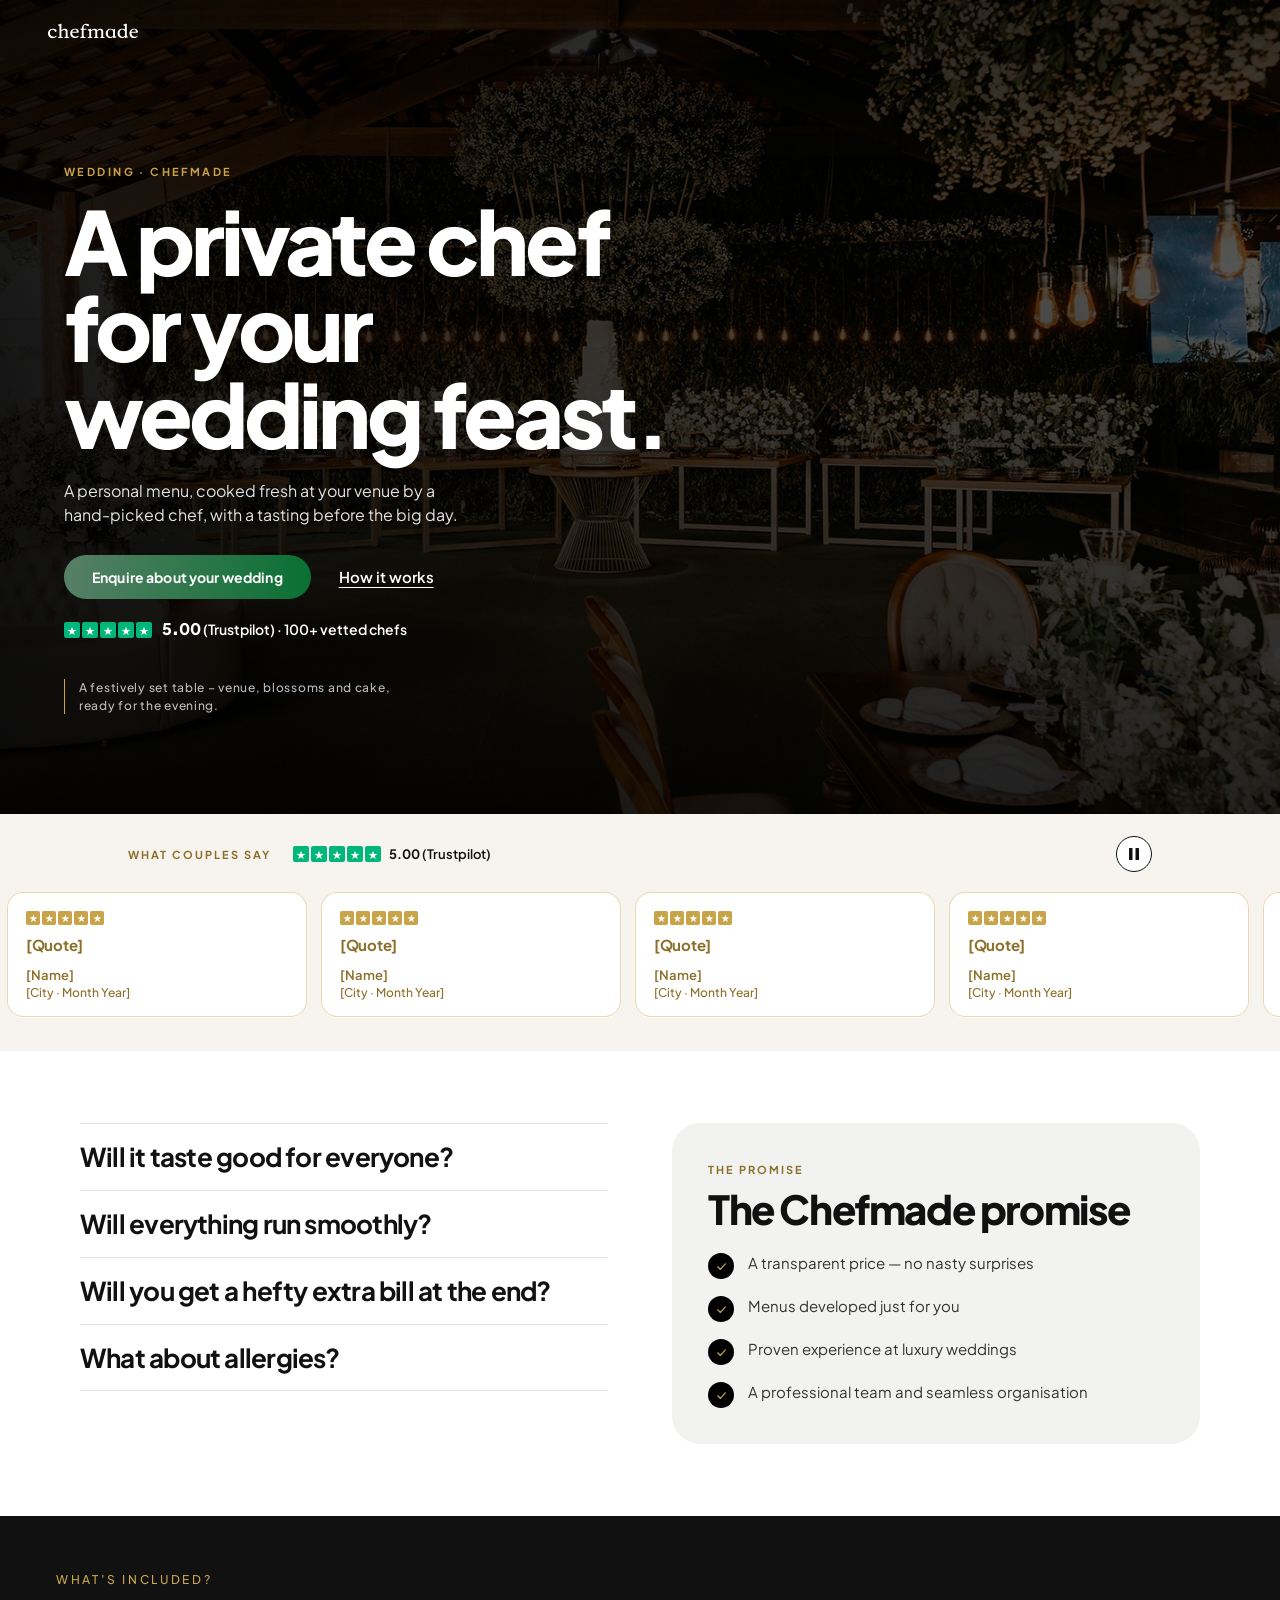
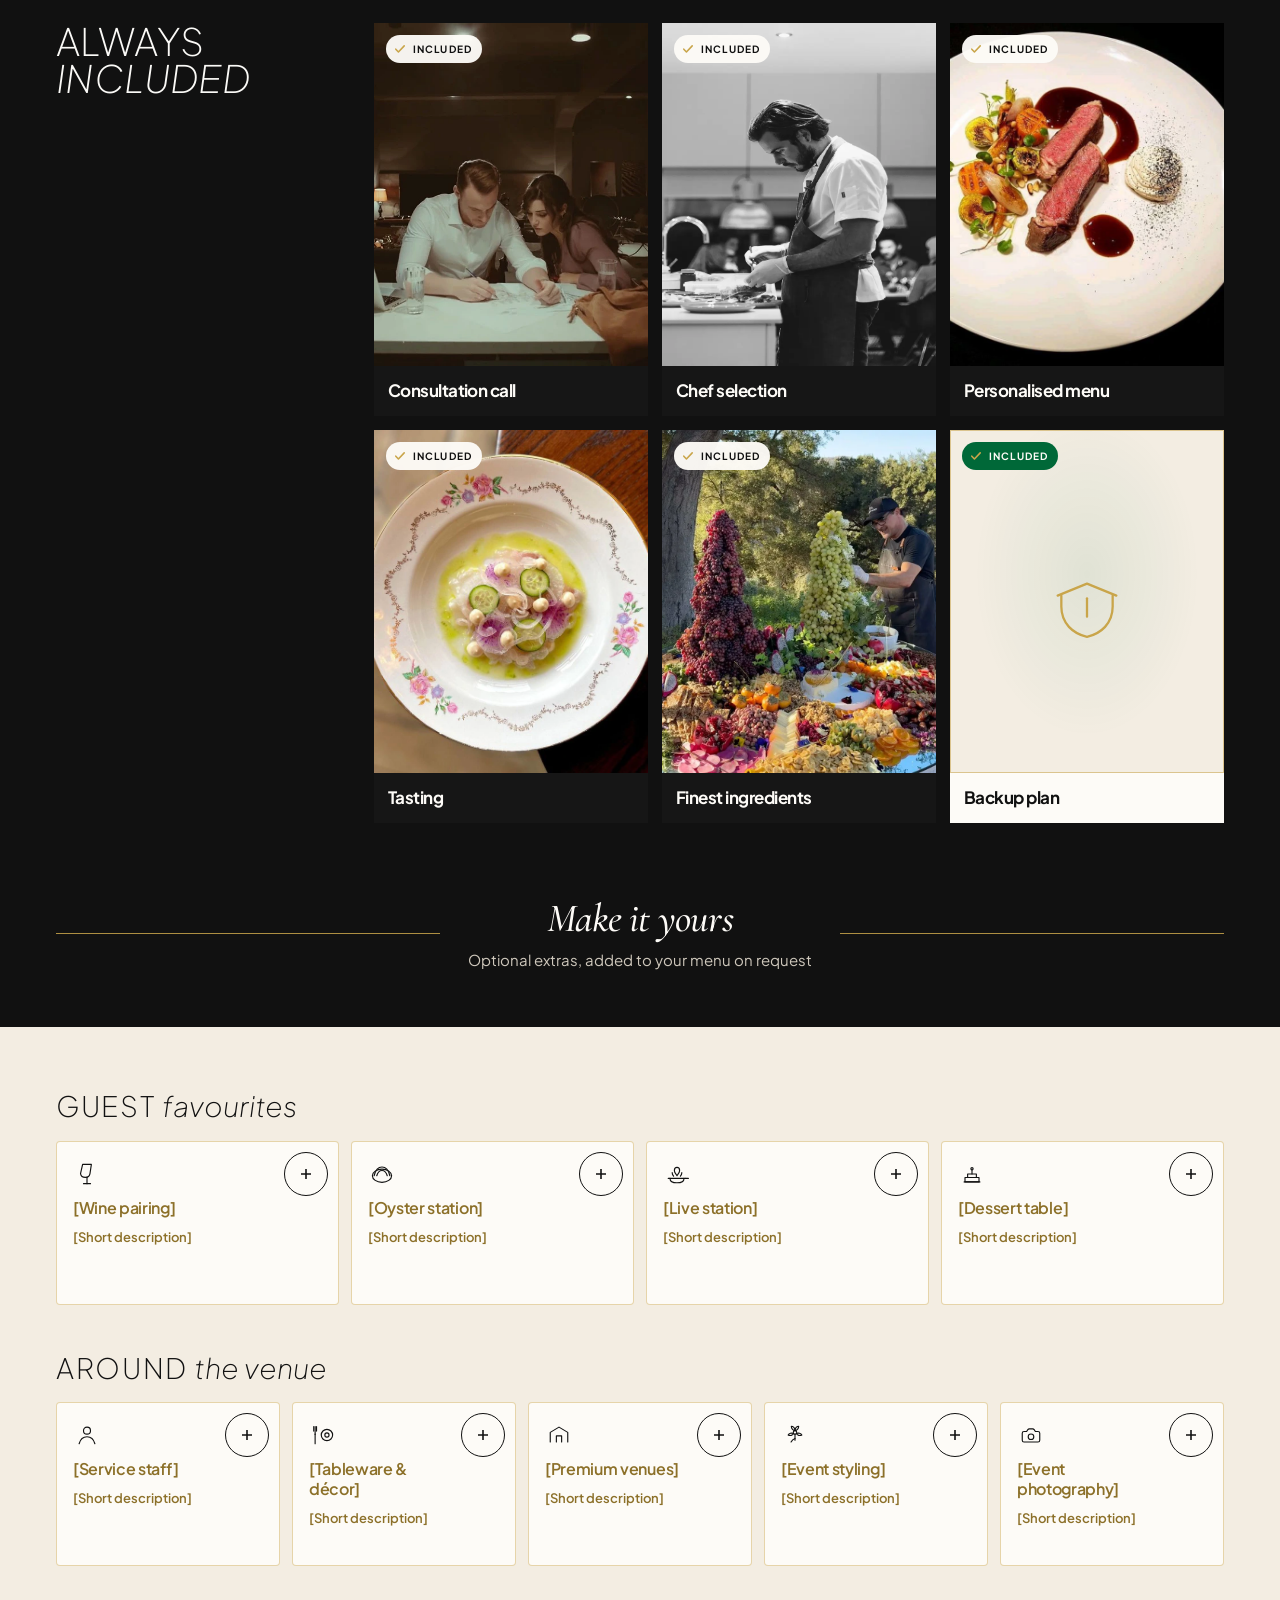
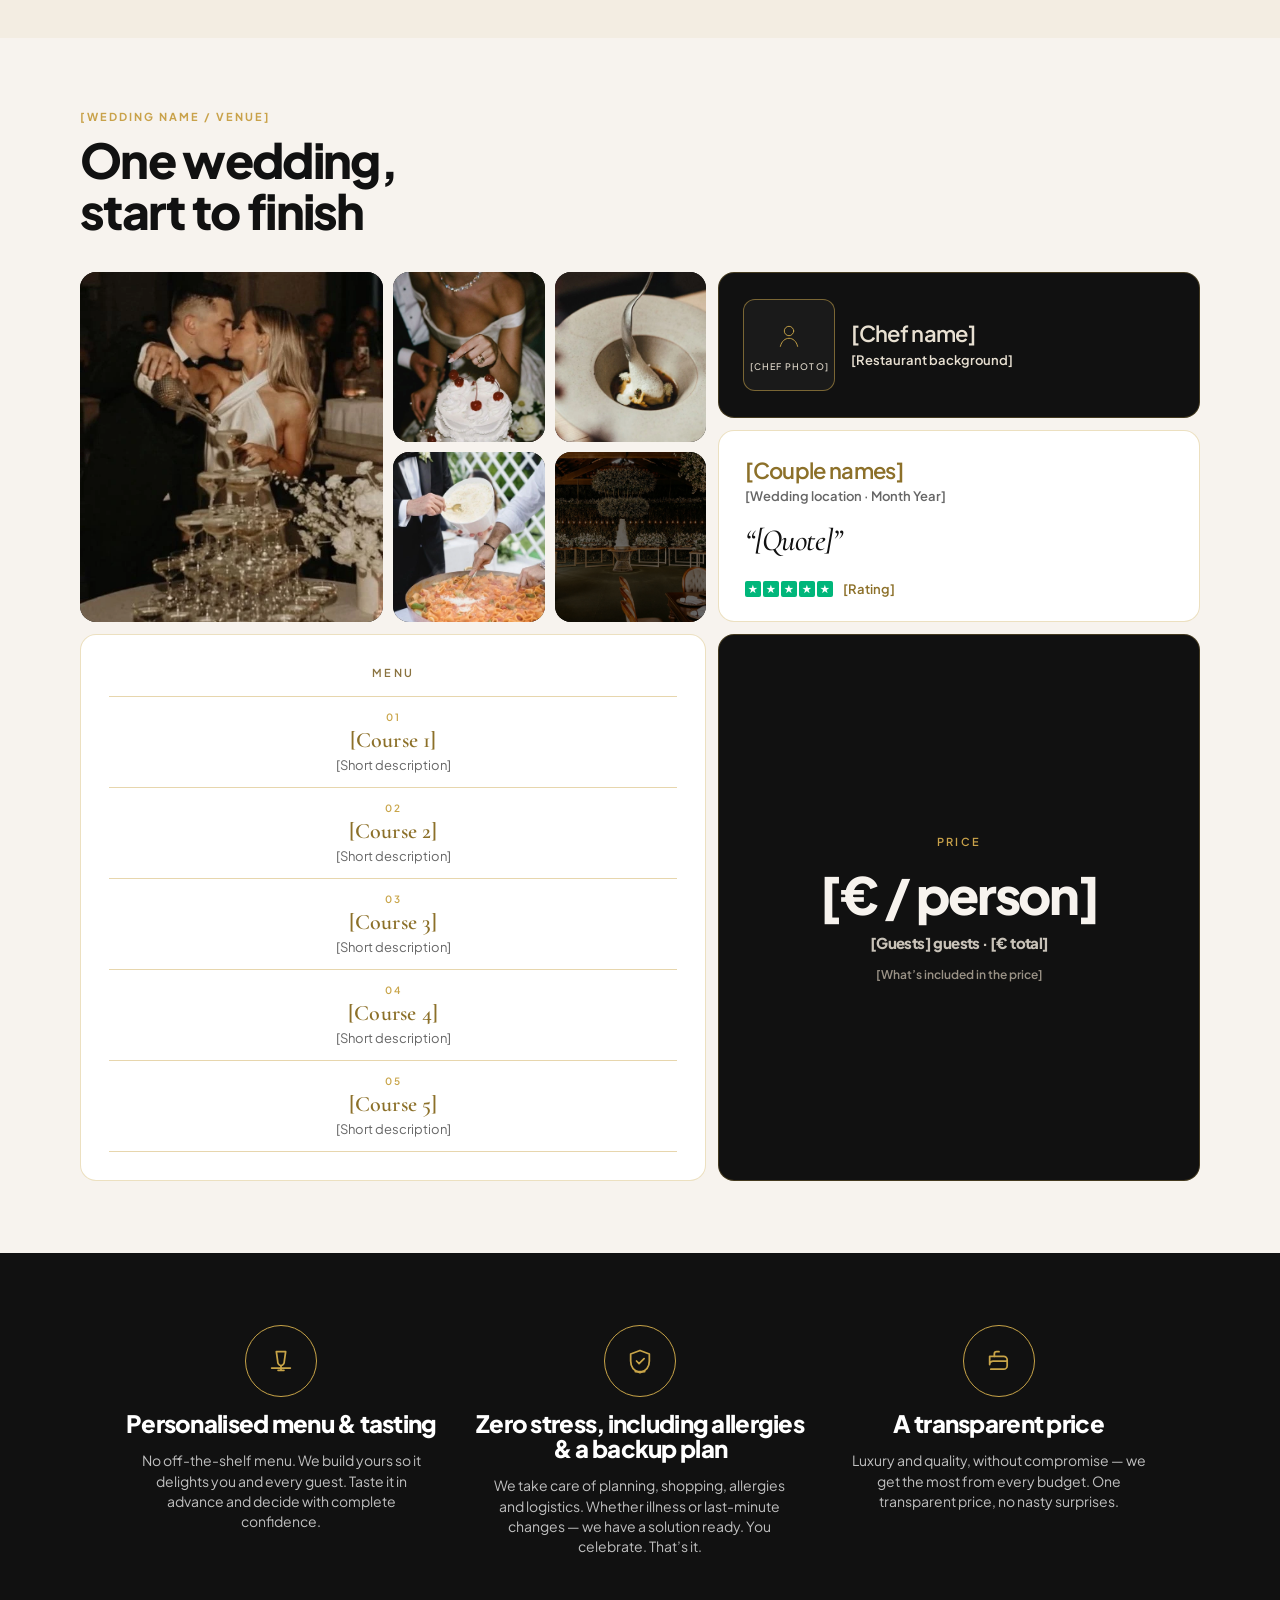
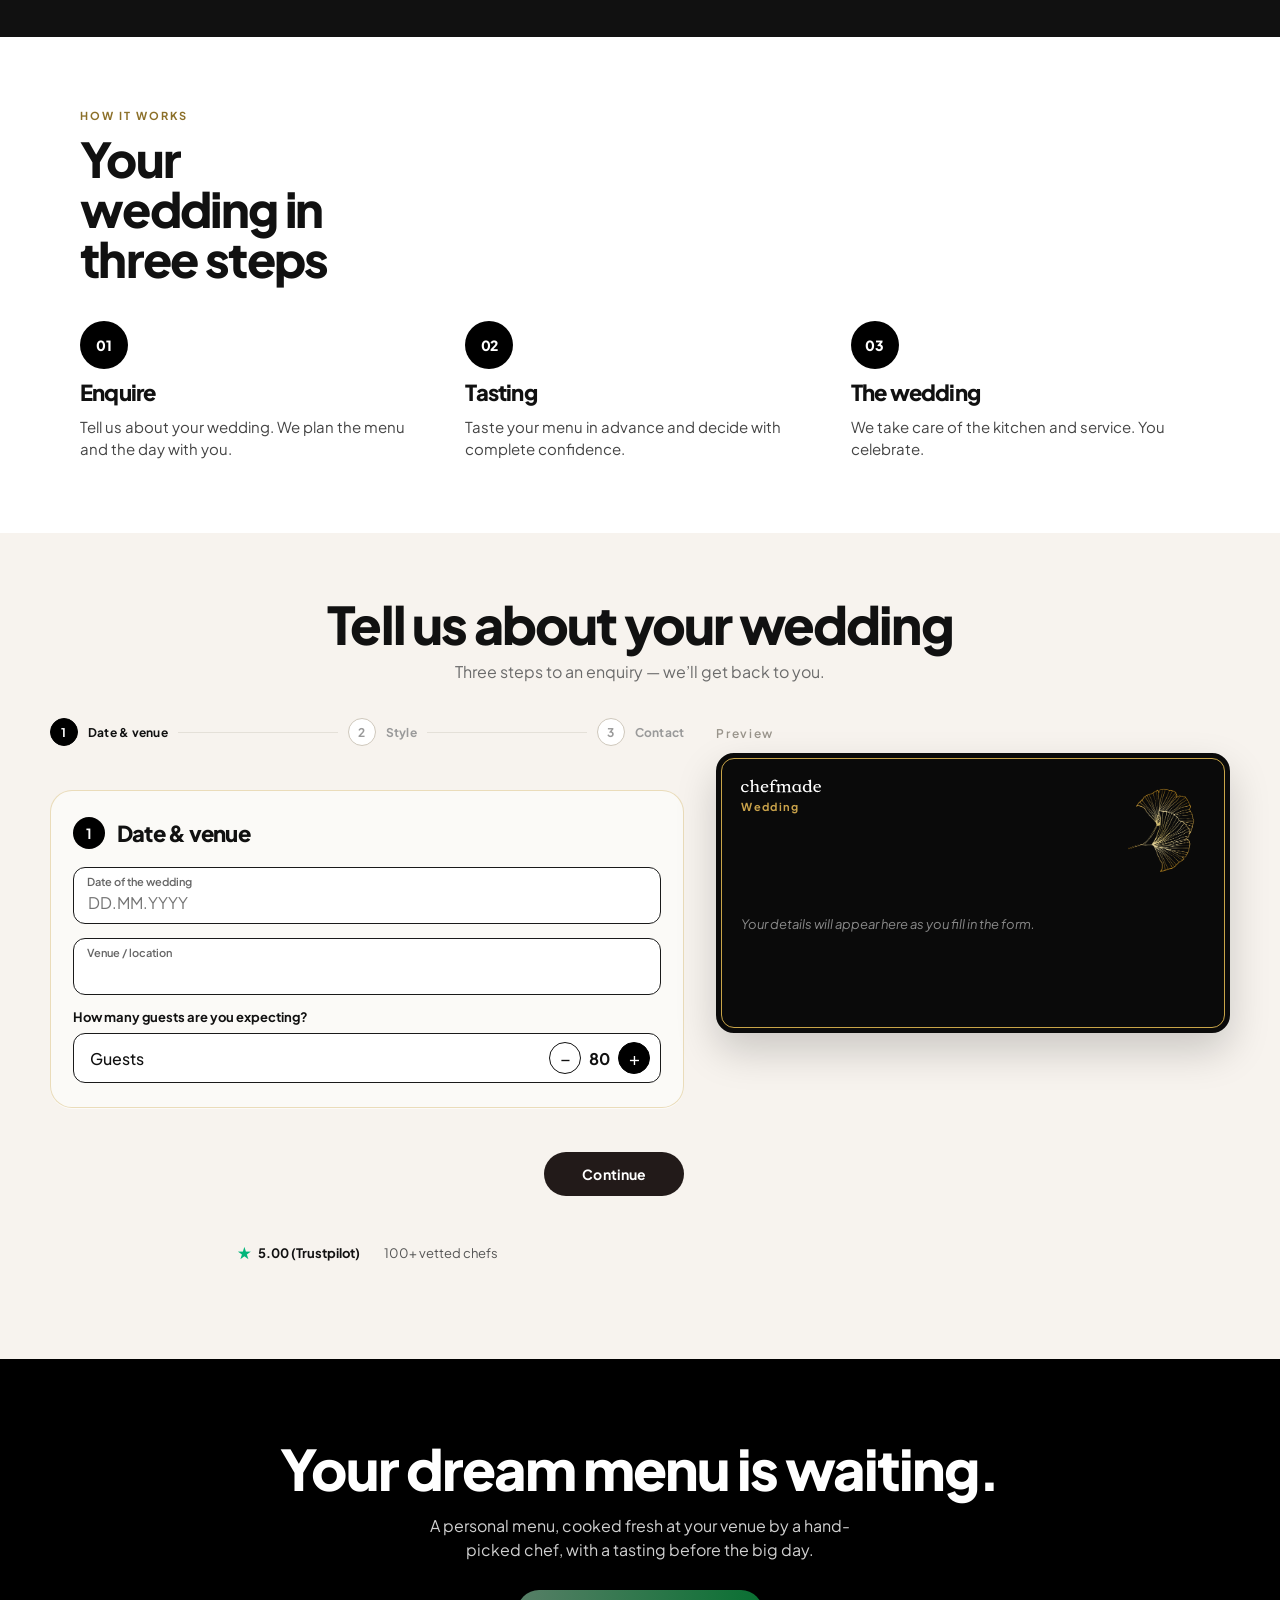
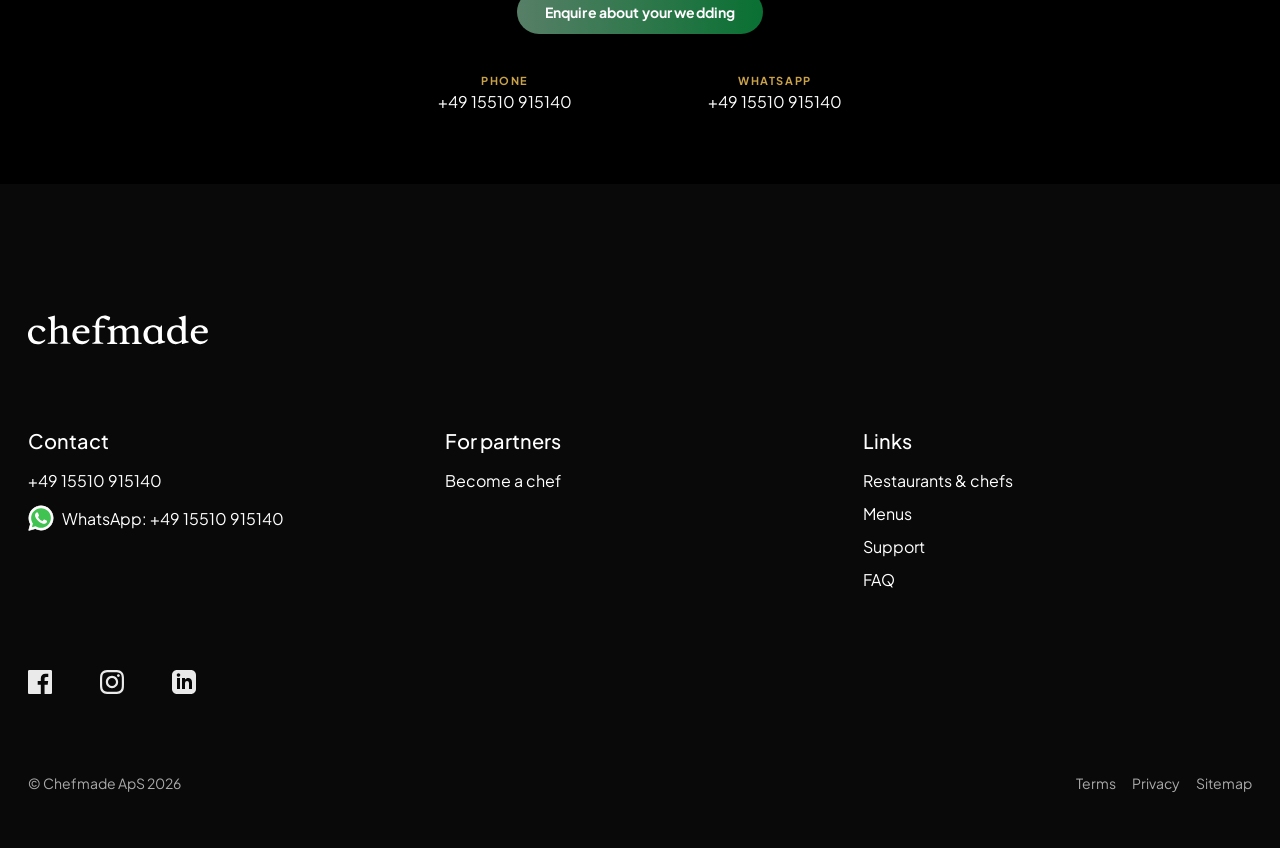
<file: index.html>
<!DOCTYPE html>
<html lang="en">
<head>
<!--
  Planned live URL: https://hochzeit.chefmade.de/
  TODO (engineering / CTO): 301-redirect https://chefmade.de/wedding → https://hochzeit.chefmade.de/
  Launch-ready static copy. Do not deploy from this folder without a review.

  Placeholder blocks are hidden behind window.FEATURES (see the inline
  head script and js/app.js). Flip a flag to true to reveal a block once
  real copy exists. English is the default language. Previous German copy
  is kept in js/app.js (I18N.de) and in the comment below. DE and DA in
  the language toggle are placeholders (hidden via FEATURES.langtoggle).

  DE (previous):
  Title: Die Hochzeit, von der alle reden werden.
  Lede: Personalisierte Menüs, makelloser Service und absolute Sorgenfreiheit – maßgeschneidert nur für euch.
  CTA: Hochzeit anfragen / So funktioniert’s
  Trust: 5,00 (Trustpilot) · 100+ geprüfte Köche
  Tiles: Individuelles Menü & Tasting / Null Stress inkl. Allergien & Notfall-Absicherung / Transparenter Preis
  Problem / Versprechen / Immer inklusive (Beratungsgespräch, Kochauswahl, Personalisiertes Menü, Tasting, Beste Zutaten, Notfall-Absicherung)
  Form: Datum & Ort / Stil & Menü-Wünsche / Kontakt / Weiter / Zurück
-->
  <meta charset="utf-8">
  
  <meta name="robots" content="noindex,nofollow">
  <meta name="viewport" content="width=device-width, initial-scale=1">
  <title>A private chef for your wedding feast | Chefmade</title>
  <meta name="description" content="A personal menu, cooked fresh at your venue by a hand-picked chef, with a tasting before the big day. 5.00 (Trustpilot) · 100+ vetted chefs.">
  <link rel="canonical" href="https://hochzeit.chefmade.de/">
  <meta property="og:type" content="website">
  <meta property="og:locale" content="en_GB">
  <meta property="og:url" content="https://hochzeit.chefmade.de/">
  <meta property="og:title" content="A private chef for your wedding feast | Chefmade">
  <meta property="og:description" content="A personal menu, cooked fresh at your venue by a hand-picked chef, with a tasting before the big day. 5.00 (Trustpilot) · 100+ vetted chefs.">
  <meta property="og:image" content="https://hochzeit.chefmade.de/assets/img/wedding-plan.webp">
  <meta name="twitter:card" content="summary_large_image">
  <meta name="twitter:title" content="A private chef for your wedding feast | Chefmade">
  <meta name="twitter:description" content="A personal menu, cooked fresh at your venue by a hand-picked chef, with a tasting before the big day.">
  <meta name="twitter:image" content="https://hochzeit.chefmade.de/assets/img/wedding-plan.webp">
  <link rel="icon" type="image/png" sizes="32x32" href="assets/img/favicon-32x32.png">
  <link rel="apple-touch-icon" href="assets/img/apple-touch-icon.png">
  <link rel="preconnect" href="https://fonts.googleapis.com">
  <link rel="preconnect" href="https://fonts.gstatic.com" crossorigin>
  <link href="https://fonts.googleapis.com/css2?family=Plus+Jakarta+Sans:ital,wght@0,200;0,300;0,400;0,500;0,600;0,700;0,800;1,200;1,300;1,400&family=Cormorant+Garamond:ital,wght@0,500;0,600;1,500;1,600&display=swap" rel="stylesheet">
  <link rel="stylesheet" href="css/style.css">
  <link rel="stylesheet" href="css/inklusive-c.css">
  <script>
    // Source of truth for optional blocks. js/app.js reads the same object.
    // Set a flag to true to reveal the matching [data-feature] block(s)
    // once real copy is ready. Most defaults are off so placeholders never show.
    // FEATURES.addonrows is on for staging only; replace the bracketed titles
    // or set the flag back to false before a public launch.
    window.FEATURES = {
      reviews: true,
      pricing: false,
      casestudy: true,
      faq: false,
      addons: false,
      addonrows: true,
      email: false,
      langtoggle: false,
      stagingPlaceholders: true
    };
    (function () {
      try {
        var q = new URLSearchParams(location.search);
        /* ?hostname=hochzeit.chefmade.de is a staging/test hook only.
           It can force the live guard on; it cannot turn the guard off
           on the real hostname. */
        var live = location.hostname === "hochzeit.chefmade.de"
          || q.get("hostname") === "hochzeit.chefmade.de";
        if (live) window.FEATURES.stagingPlaceholders = false;
        if (live || !window.FEATURES.stagingPlaceholders) {
          document.documentElement.classList.add("hide-placeholders");
        }
        var shot = q.get("shot");
        if (shot !== null) document.documentElement.classList.add("shot");
        if (shot === "form") document.documentElement.classList.add("shot-form");
        if (shot === "inkl") document.documentElement.classList.add("shot-inkl");
        if (shot === "reviews") document.documentElement.classList.add("shot-reviews");
        if (shot === "top") document.documentElement.classList.add("shot-top", "shot-reviews");
        if (shot === "full") document.documentElement.classList.add("shot-full");
        if (shot === "case") {
          document.documentElement.classList.add("shot-case", "feat-casestudy");
          window.FEATURES.casestudy = true;
        }
        if (shot === "problem") document.documentElement.classList.add("shot-problem", "shot-reviews");
      } catch (e) {}
    })();
  </script>
  <style>
    /* Beat utility display rules so flagged blocks never flash. */
    [data-feature][hidden],
    [data-placeholder][hidden] { display: none !important; }
    /* Live-hostname / stagingPlaceholders guard: never show bracketed
       placeholder blocks on hochzeit.chefmade.de, even if flags are left on. */
    html.hide-placeholders [data-placeholder] { display: none !important; }
    html.hide-placeholders .reviews-strip:not(:has(.review-card:not([data-placeholder]))) {
      display: none !important;
    }
    /* Placeholder-only case study: hide the whole #einblicke section so
       live visitors never see an empty cream band or a leftover mosaic. */
    html.hide-placeholders #einblicke:not(:has(.story-card:not([data-placeholder]))) {
      display: none !important;
    }
  </style>

</head>
<body class="variant-c">
  <header class="site-header">
    <div class="header-left">
      <a class="logo" href="https://chefmade.de" target="_blank" rel="noopener noreferrer" aria-label="Chefmade">
        <img src="assets/img/logo_white.svg" alt="chefmade">
      </a>
    </div>
    <nav class="lang-switch" data-feature="langtoggle" hidden aria-label="Language">
      <!-- TODO: DE and DA are placeholders only. Do not wire a real translation until copy is signed off. Previous German strings live in js/app.js (I18N.de) and in the HTML comment in <head>. -->
      <a href="#" data-lang="en" class="is-active" aria-current="true">EN</a>
      <span class="lang-sep" aria-hidden="true">|</span>
      <a href="#" data-lang="de" aria-disabled="true" tabindex="-1" title="Coming soon">DE</a>
      <span class="lang-sep" aria-hidden="true">|</span>
      <a href="#" data-lang="da" aria-disabled="true" tabindex="-1" title="Coming soon">DA</a>
    </nav>
  </header>

  <div class="hero-stack">
  <section class="hero-c" id="top">
    <div class="hero-bg">
      <img src="assets/img/wedding-plan.webp" alt="A festively decorated wedding venue with a cake and hanging blossoms">
    </div>
    <div class="hero-copy">
      <div class="magazine-kicker">Wedding · Chefmade</div>
      <!-- Headline alternatives (not shown):
           'Your wedding menu, cooked by a private chef.'
           'The wedding dinner your guests will still talk about.' -->
      <h1>A private chef<br>for your<br>wedding feast.</h1>
      <p class="lede">A personal menu, cooked fresh at your venue by a hand-picked chef, with a tasting before the big day.</p>
      <div class="hero-cta">
        <a class="btn btn-green" href="#anfrage">Enquire about your wedding</a>
        <a class="hero-how" href="#how-it-works">How it works</a>
      </div>
      <a class="hero-tp" href="https://www.trustpilot.com/review/www.chefmade.dk" target="_blank" rel="noopener noreferrer">
        <span class="tp-stars" aria-hidden="true"><span></span><span></span><span></span><span></span><span></span></span>
        <span><strong>5<span class="rating-comma">.</span>00</strong> (Trustpilot) · 100+ vetted&nbsp;chefs</span>
      </a>
      <p class="magazine-caption">A festively set table – venue, blossoms and cake, ready for the evening.</p>
    </div>
  </section>

  <section class="reviews-strip" data-feature="reviews" data-placeholder hidden aria-label="Reviews from couples">
    <div class="reviews-strip-inner">
      <div class="reviews-strip-head">
        <div class="reviews-head-main">
          <p class="reviews-kicker">What couples say</p>
          <a class="reviews-trust" href="https://www.trustpilot.com/review/www.chefmade.dk" target="_blank" rel="noopener noreferrer">
            <span class="tp-stars" aria-hidden="true"><span></span><span></span><span></span><span></span><span></span></span>
            <span><strong>5<span class="rating-comma">.</span>00</strong> (Trustpilot)</span>
          </a>
        </div>
        <button type="button" class="reviews-toggle" aria-label="Pause reviews" aria-pressed="false">
          <svg class="icon-pause" width="16" height="16" viewBox="0 0 16 16" aria-hidden="true" focusable="false"><rect x="3" y="2" width="3.5" height="12" rx="0.6"/><rect x="9.5" y="2" width="3.5" height="12" rx="0.6"/></svg>
          <svg class="icon-play" width="16" height="16" viewBox="0 0 16 16" aria-hidden="true" focusable="false"><path d="M4.5 2.4v11.2L13.2 8 4.5 2.4z"/></svg>
        </button>
      </div>
      <div class="reviews-viewport">
        <div class="reviews-track">
          <div class="reviews-set">
                        <figure class="review-card" data-placeholder tabindex="0">
              <div class="review-card-stars" aria-hidden="true"><span></span><span></span><span></span><span></span><span></span></div>
              <blockquote><p class="ph">[Quote]</p></blockquote>
              <figcaption>
                <span class="ph">[Name]</span>
                <span class="review-card-meta ph">[City · Month Year]</span>
              </figcaption>
            </figure>
            <figure class="review-card" data-placeholder tabindex="0">
              <div class="review-card-stars" aria-hidden="true"><span></span><span></span><span></span><span></span><span></span></div>
              <blockquote><p class="ph">[Quote]</p></blockquote>
              <figcaption>
                <span class="ph">[Name]</span>
                <span class="review-card-meta ph">[City · Month Year]</span>
              </figcaption>
            </figure>
            <figure class="review-card" data-placeholder tabindex="0">
              <div class="review-card-stars" aria-hidden="true"><span></span><span></span><span></span><span></span><span></span></div>
              <blockquote><p class="ph">[Quote]</p></blockquote>
              <figcaption>
                <span class="ph">[Name]</span>
                <span class="review-card-meta ph">[City · Month Year]</span>
              </figcaption>
            </figure>
            <figure class="review-card" data-placeholder tabindex="0">
              <div class="review-card-stars" aria-hidden="true"><span></span><span></span><span></span><span></span><span></span></div>
              <blockquote><p class="ph">[Quote]</p></blockquote>
              <figcaption>
                <span class="ph">[Name]</span>
                <span class="review-card-meta ph">[City · Month Year]</span>
              </figcaption>
            </figure>
            <figure class="review-card" data-placeholder tabindex="0">
              <div class="review-card-stars" aria-hidden="true"><span></span><span></span><span></span><span></span><span></span></div>
              <blockquote><p class="ph">[Quote]</p></blockquote>
              <figcaption>
                <span class="ph">[Name]</span>
                <span class="review-card-meta ph">[City · Month Year]</span>
              </figcaption>
            </figure>
            <figure class="review-card" data-placeholder tabindex="0">
              <div class="review-card-stars" aria-hidden="true"><span></span><span></span><span></span><span></span><span></span></div>
              <blockquote><p class="ph">[Quote]</p></blockquote>
              <figcaption>
                <span class="ph">[Name]</span>
                <span class="review-card-meta ph">[City · Month Year]</span>
              </figcaption>
            </figure>
          </div>
          <div class="reviews-set" aria-hidden="true">
                        <figure class="review-card" data-placeholder>
              <div class="review-card-stars" aria-hidden="true"><span></span><span></span><span></span><span></span><span></span></div>
              <blockquote><p class="ph">[Quote]</p></blockquote>
              <figcaption>
                <span class="ph">[Name]</span>
                <span class="review-card-meta ph">[City · Month Year]</span>
              </figcaption>
            </figure>
            <figure class="review-card" data-placeholder>
              <div class="review-card-stars" aria-hidden="true"><span></span><span></span><span></span><span></span><span></span></div>
              <blockquote><p class="ph">[Quote]</p></blockquote>
              <figcaption>
                <span class="ph">[Name]</span>
                <span class="review-card-meta ph">[City · Month Year]</span>
              </figcaption>
            </figure>
            <figure class="review-card" data-placeholder>
              <div class="review-card-stars" aria-hidden="true"><span></span><span></span><span></span><span></span><span></span></div>
              <blockquote><p class="ph">[Quote]</p></blockquote>
              <figcaption>
                <span class="ph">[Name]</span>
                <span class="review-card-meta ph">[City · Month Year]</span>
              </figcaption>
            </figure>
            <figure class="review-card" data-placeholder>
              <div class="review-card-stars" aria-hidden="true"><span></span><span></span><span></span><span></span><span></span></div>
              <blockquote><p class="ph">[Quote]</p></blockquote>
              <figcaption>
                <span class="ph">[Name]</span>
                <span class="review-card-meta ph">[City · Month Year]</span>
              </figcaption>
            </figure>
            <figure class="review-card" data-placeholder>
              <div class="review-card-stars" aria-hidden="true"><span></span><span></span><span></span><span></span><span></span></div>
              <blockquote><p class="ph">[Quote]</p></blockquote>
              <figcaption>
                <span class="ph">[Name]</span>
                <span class="review-card-meta ph">[City · Month Year]</span>
              </figcaption>
            </figure>
            <figure class="review-card" data-placeholder>
              <div class="review-card-stars" aria-hidden="true"><span></span><span></span><span></span><span></span><span></span></div>
              <blockquote><p class="ph">[Quote]</p></blockquote>
              <figcaption>
                <span class="ph">[Name]</span>
                <span class="review-card-meta ph">[City · Month Year]</span>
              </figcaption>
            </figure>
          </div>
        </div>
      </div>
    </div>
  </section>

  </div><!-- /.hero-stack -->

  <section class="section" id="story">
    <div class="section-inner story-grid">
      <div>
        <h2 class="visually-hidden">Common worries about wedding catering</h2>
        <ul class="qs">
          <li>Will it taste good for everyone?</li>
          <li>Will everything run smoothly?</li>
          <li>Will you get a hefty extra bill at the end?</li>
          <li>What about allergies?</li>
        </ul>
      </div>
      <div class="promise-card">
        <div class="kicker">The promise</div>
        <h2>The Chefmade promise</h2>
        <ul>
          <li>
            <span class="check" aria-hidden="true"><svg viewBox="0 0 24 24"><path d="M5 12.5l5 5L19 7" fill="none" stroke="currentColor" stroke-width="2.2" stroke-linecap="round" stroke-linejoin="round"/></svg></span>
            A transparent price — no nasty surprises
          </li>
          <li>
            <span class="check" aria-hidden="true"><svg viewBox="0 0 24 24"><path d="M5 12.5l5 5L19 7" fill="none" stroke="currentColor" stroke-width="2.2" stroke-linecap="round" stroke-linejoin="round"/></svg></span>
            Menus developed just for you
          </li>
          <li>
            <span class="check" aria-hidden="true"><svg viewBox="0 0 24 24"><path d="M5 12.5l5 5L19 7" fill="none" stroke="currentColor" stroke-width="2.2" stroke-linecap="round" stroke-linejoin="round"/></svg></span>
            Proven experience at luxury weddings
          </li>
          <li>
            <span class="check" aria-hidden="true"><svg viewBox="0 0 24 24"><path d="M5 12.5l5 5L19 7" fill="none" stroke="currentColor" stroke-width="2.2" stroke-linecap="round" stroke-linejoin="round"/></svg></span>
            A professional team and seamless organisation
          </li>
        </ul>
      </div>
    </div>
  </section>

    <section class="ed-dabei ed-dabei--page" id="dabei" aria-labelledby="iv2-kicker">
    <article class="iv2-included">

      <p class="iv2-kicker iv2-reveal" id="iv2-kicker" style="--iv2-delay: 0ms">What’s included?</p>

      <div class="iv2-included-row">
        <header class="iv2-head iv2-reveal" style="--iv2-delay: 80ms">
          <h2>
            <span class="iv2-line">Always</span>
            <span class="iv2-line iv2-italic">Included</span>
          </h2>
        </header>

        <div class="iv2-cards">
          <article class="iv2-card iv2-reveal" style="--iv2-delay: 140ms">
            <div class="iv2-card-media">
              <img src="assets/img/couples-night.webp" alt="" style="object-position: center 35%">
              <span class="iv2-badge"><svg viewBox="0 0 16 16" fill="none" aria-hidden="true"><path d="M3.2 8.2l3 3.2 6.6-7" stroke="currentColor" stroke-width="1.8" stroke-linecap="round" stroke-linejoin="round"/></svg>Included</span>
            </div>
            <div class="iv2-card-copy"><h3>Consultation call</h3></div>
          </article>

          <article class="iv2-card iv2-reveal" style="--iv2-delay: 200ms">
            <div class="iv2-card-media">
              <img src="assets/img/IMG_9750.webp" alt="" style="object-position: center 30%">
              <span class="iv2-badge"><svg viewBox="0 0 16 16" fill="none" aria-hidden="true"><path d="M3.2 8.2l3 3.2 6.6-7" stroke="currentColor" stroke-width="1.8" stroke-linecap="round" stroke-linejoin="round"/></svg>Included</span>
            </div>
            <div class="iv2-card-copy"><h3>Chef selection</h3></div>
          </article>

          <article class="iv2-card iv2-reveal" style="--iv2-delay: 260ms">
            <div class="iv2-card-media">
              <img src="assets/img/beyond-figure04.webp" alt="" style="object-position: center center">
              <span class="iv2-badge"><svg viewBox="0 0 16 16" fill="none" aria-hidden="true"><path d="M3.2 8.2l3 3.2 6.6-7" stroke="currentColor" stroke-width="1.8" stroke-linecap="round" stroke-linejoin="round"/></svg>Included</span>
            </div>
            <div class="iv2-card-copy"><h3>Personalised menu</h3></div>
          </article>

          <article class="iv2-card iv2-reveal" style="--iv2-delay: 320ms">
            <div class="iv2-card-media">
              <img src="assets/img/beyond-figure01.webp" alt="" style="object-position: center 40%">
              <span class="iv2-badge"><svg viewBox="0 0 16 16" fill="none" aria-hidden="true"><path d="M3.2 8.2l3 3.2 6.6-7" stroke="currentColor" stroke-width="1.8" stroke-linecap="round" stroke-linejoin="round"/></svg>Included</span>
            </div>
            <div class="iv2-card-copy"><h3>Tasting</h3></div>
          </article>

          <article class="iv2-card iv2-reveal" style="--iv2-delay: 380ms">
            <div class="iv2-card-media">
              <img src="assets/img/trends-figure01.webp" alt="" style="object-position: center 70%">
              <span class="iv2-badge"><svg viewBox="0 0 16 16" fill="none" aria-hidden="true"><path d="M3.2 8.2l3 3.2 6.6-7" stroke="currentColor" stroke-width="1.8" stroke-linecap="round" stroke-linejoin="round"/></svg>Included</span>
            </div>
            <div class="iv2-card-copy"><h3>Finest ingredients</h3></div>
          </article>

          <article class="iv2-card iv2-card--backup iv2-reveal" style="--iv2-delay: 440ms">
            <div class="iv2-card-media">
              <svg class="iv2-backup-mark" viewBox="0 0 48 48" fill="none" stroke="currentColor" stroke-width="1.25" stroke-linecap="round" stroke-linejoin="round" aria-hidden="true">
                <path d="M10 20.5v6c0 9.2 6.4 14.8 14 16.5 7.6-1.7 14-7.3 14-16.5v-6"/>
                <path d="M8 20.5 24 14l16 6.5"/>
                <path d="M24 22v10"/>
              </svg>
              <span class="iv2-badge"><svg viewBox="0 0 16 16" fill="none" aria-hidden="true"><path d="M3.2 8.2l3 3.2 6.6-7" stroke="currentColor" stroke-width="1.8" stroke-linecap="round" stroke-linejoin="round"/></svg>Included</span>
            </div>
            <div class="iv2-card-copy"><h3>Backup plan</h3></div>
          </article>
        </div>
      </div>
    </article>

    <div class="iv2-addons" data-feature="addonrows" data-placeholder hidden>
      <div class="iv2-divider iv2-reveal" style="--iv2-delay: 120ms">
      <span class="iv2-rule" aria-hidden="true"></span>
      <div class="iv2-divider-copy">
        <p class="iv2-divider-title">Make it yours</p>
        <p class="iv2-divider-sub">Optional extras, added to your menu on request</p>
      </div>
      <span class="iv2-rule" aria-hidden="true"></span>
    </div>

      <div class="iv2-optional">
      <div class="iv2-opt-group">
        <h3 class="iv2-reveal" style="--iv2-delay: 0ms"><span class="iv2-opt-k">Guest</span> <em>favourites</em></h3>
        <div class="iv2-tiles iv2-tiles--fav">
          <article class="iv2-tile iv2-reveal" style="--iv2-delay: 80ms">
            <svg class="iv2-tile-icon" viewBox="0 0 32 32" fill="none" stroke="currentColor" stroke-width="1.3" stroke-linecap="round" stroke-linejoin="round" aria-hidden="true">
              <path d="M11 5h10l-1.6 10.5c-.4 2.6-2.6 4.3-5.4 4.3s-5-1.7-5.4-4.3L11 5z"/>
              <path d="M16 19.8V27"/>
              <path d="M12 27h8"/>
            </svg>
            <h4 class="ph">[Wine pairing]</h4>
            <p class="ph">[Short description]</p>
            <button class="iv2-add" type="button" aria-label="Add [Wine pairing]">
              <svg viewBox="0 0 16 16" fill="none" stroke="currentColor" stroke-width="1.6" aria-hidden="true"><path d="M8 3v10M3 8h10"/></svg>
            </button>
          </article>
          <article class="iv2-tile iv2-reveal" style="--iv2-delay: 140ms">
            <svg class="iv2-tile-icon" viewBox="0 0 32 32" fill="none" stroke="currentColor" stroke-width="1.3" stroke-linecap="round" stroke-linejoin="round" aria-hidden="true">
              <ellipse cx="16" cy="18" rx="11" ry="7.5"/>
              <path d="M7 18c1.4-6 4.8-10 9-10s7.6 4 9 10"/>
              <path d="M10 18c1-3.6 3.4-6 6-6s5 2.4 6 6"/>
            </svg>
            <h4 class="ph">[Oyster station]</h4>
            <p class="ph">[Short description]</p>
            <button class="iv2-add" type="button" aria-label="Add [Oyster station]">
              <svg viewBox="0 0 16 16" fill="none" stroke="currentColor" stroke-width="1.6" aria-hidden="true"><path d="M8 3v10M3 8h10"/></svg>
            </button>
          </article>
          <article class="iv2-tile iv2-reveal" style="--iv2-delay: 200ms">
            <svg class="iv2-tile-icon" viewBox="0 0 32 32" fill="none" stroke="currentColor" stroke-width="1.3" stroke-linecap="round" stroke-linejoin="round" aria-hidden="true">
              <path d="M6 21h20"/>
              <path d="M8 21c0 3.4 3.6 5 8 5s8-1.6 8-5"/>
              <path d="M26 21h3"/>
              <path d="M13 12c0 3 2 4 3 6 1-2 3-3 3-6 0-2-1.4-3.5-3-3.5S13 10 13 12z"/>
              <path d="M10.5 14.5c0 2 .8 3 1.6 4"/>
              <path d="M21.5 14.5c0 2-.8 3-1.6 4"/>
            </svg>
            <h4 class="ph">[Live station]</h4>
            <p class="ph">[Short description]</p>
            <button class="iv2-add" type="button" aria-label="Add [Live station]">
              <svg viewBox="0 0 16 16" fill="none" stroke="currentColor" stroke-width="1.6" aria-hidden="true"><path d="M8 3v10M3 8h10"/></svg>
            </button>
          </article>
          <article class="iv2-tile iv2-reveal" style="--iv2-delay: 260ms">
            <svg class="iv2-tile-icon" viewBox="0 0 32 32" fill="none" stroke="currentColor" stroke-width="1.3" stroke-linecap="round" stroke-linejoin="round" aria-hidden="true">
              <path d="M11 16h10v4H11z"/>
              <path d="M8 20h16v5H8z"/>
              <path d="M7 25h18"/>
              <path d="M16 16V11"/>
              <circle cx="16" cy="10" r="1.3"/>
            </svg>
            <h4 class="ph">[Dessert table]</h4>
            <p class="ph">[Short description]</p>
            <button class="iv2-add" type="button" aria-label="Add [Dessert table]">
              <svg viewBox="0 0 16 16" fill="none" stroke="currentColor" stroke-width="1.6" aria-hidden="true"><path d="M8 3v10M3 8h10"/></svg>
            </button>
          </article>
        </div>
      </div>

      <div class="iv2-opt-group">
        <h3 class="iv2-reveal" style="--iv2-delay: 0ms"><span class="iv2-opt-k">Around</span> <em>the venue</em></h3>
        <div class="iv2-tiles iv2-tiles--venue">
          <article class="iv2-tile iv2-reveal" style="--iv2-delay: 80ms">
            <svg class="iv2-tile-icon" viewBox="0 0 32 32" fill="none" stroke="currentColor" stroke-width="1.3" stroke-linecap="round" stroke-linejoin="round" aria-hidden="true">
              <circle cx="16" cy="11" r="4"/>
              <path d="M7 26c1.4-5.2 4.8-8 9-8s7.6 2.8 9 8"/>
            </svg>
            <h4 class="ph">[Service staff]</h4>
            <p class="ph">[Short description]</p>
            <button class="iv2-add" type="button" aria-label="Add [Service staff]">
              <svg viewBox="0 0 16 16" fill="none" stroke="currentColor" stroke-width="1.6" aria-hidden="true"><path d="M8 3v10M3 8h10"/></svg>
            </button>
          </article>
          <article class="iv2-tile iv2-reveal" style="--iv2-delay: 140ms">
            <svg class="iv2-tile-icon" viewBox="0 0 32 32" fill="none" stroke="currentColor" stroke-width="1.3" stroke-linecap="round" stroke-linejoin="round" aria-hidden="true">
              <circle cx="20.5" cy="16" r="6.5"/>
              <circle cx="20.5" cy="16" r="2.4"/>
              <path d="M7 6.5v8.5"/>
              <path d="M5.4 6.5v5"/>
              <path d="M8.6 6.5v5"/>
              <path d="M7 15v11"/>
            </svg>
            <h4 class="ph">[Tableware &amp; décor]</h4>
            <p class="ph">[Short description]</p>
            <button class="iv2-add" type="button" aria-label="Add [Tableware & décor]">
              <svg viewBox="0 0 16 16" fill="none" stroke="currentColor" stroke-width="1.6" aria-hidden="true"><path d="M8 3v10M3 8h10"/></svg>
            </button>
          </article>
          <article class="iv2-tile iv2-reveal" style="--iv2-delay: 200ms">
            <svg class="iv2-tile-icon" viewBox="0 0 32 32" fill="none" stroke="currentColor" stroke-width="1.3" stroke-linecap="round" stroke-linejoin="round" aria-hidden="true">
              <path d="M6 24V13l10-6 10 6v11"/>
              <path d="M13 24v-7h6v7"/>
            </svg>
            <h4 class="ph">[Premium venues]</h4>
            <p class="ph">[Short description]</p>
            <button class="iv2-add" type="button" aria-label="Add [Premium venues]">
              <svg viewBox="0 0 16 16" fill="none" stroke="currentColor" stroke-width="1.6" aria-hidden="true"><path d="M8 3v10M3 8h10"/></svg>
            </button>
          </article>
          <article class="iv2-tile iv2-reveal" style="--iv2-delay: 260ms">
            <svg class="iv2-tile-icon" viewBox="0 0 32 32" fill="none" stroke="currentColor" stroke-width="1.3" stroke-linecap="round" stroke-linejoin="round" aria-hidden="true">
              <circle cx="16" cy="13" r="2"/>
              <path d="M16 11c0-3 2.2-5 4.2-5 0 3-2.2 5-4.2 5z"/>
              <path d="M16 11c0-3-2.2-5-4.2-5 0 3 2.2 5 4.2 5z"/>
              <path d="M17.6 14.4c2.2-1.2 5.2-.4 6.2 1.6-2.2 1.2-5.2.4-6.2-1.6z"/>
              <path d="M14.4 14.4c-2.2-1.2-5.2-.4-6.2 1.6 2.2 1.2 5.2.4 6.2-1.6z"/>
              <path d="M16 15v7"/>
              <path d="M16 20c-3 1-4.5 4-4.5 4"/>
            </svg>
            <h4 class="ph">[Event styling]</h4>
            <p class="ph">[Short description]</p>
            <button class="iv2-add" type="button" aria-label="Add [Event styling]">
              <svg viewBox="0 0 16 16" fill="none" stroke="currentColor" stroke-width="1.6" aria-hidden="true"><path d="M8 3v10M3 8h10"/></svg>
            </button>
          </article>
          <article class="iv2-tile iv2-reveal" style="--iv2-delay: 320ms">
            <svg class="iv2-tile-icon" viewBox="0 0 32 32" fill="none" stroke="currentColor" stroke-width="1.3" stroke-linecap="round" stroke-linejoin="round" aria-hidden="true">
              <path d="M8 12h3l1.4-2.2A2 2 0 0 1 14.1 9h3.8a2 2 0 0 1 1.7.8L21 12h3a2 2 0 0 1 2 2v8a2 2 0 0 1-2 2H8a2 2 0 0 1-2-2v-8a2 2 0 0 1 2-2z"/>
              <circle cx="16" cy="18" r="3.2"/>
            </svg>
            <h4 class="ph">[Event photography]</h4>
            <p class="ph">[Short description]</p>
            <button class="iv2-add" type="button" aria-label="Add [Event photography]">
              <svg viewBox="0 0 16 16" fill="none" stroke="currentColor" stroke-width="1.6" aria-hidden="true"><path d="M8 3v10M3 8h10"/></svg>
            </button>
          </article>
        </div>
      </div>
    </div>
    </div>
  </section>

<section class="price-band" id="preis" data-feature="pricing" hidden>
    <div class="kicker">Price &amp; party size</div>
    <div class="price-line"><span>from €<span class="ph">[X]</span> per person</span><span class="dot">·</span><span><span class="ph">[20–150]</span> guests</span></div>
    <p class="note">A transparent price — no nasty surprises.</p>
  </section>

  <section class="section" id="einblicke" data-feature="casestudy" hidden>
    <div class="section-inner">
      <div class="sec-head case-study-head" data-feature="casestudy" data-placeholder hidden>
        <div class="kicker ph">[Wedding name / venue]</div>
        <h2>One wedding, start to finish</h2>
      </div>

      <div class="case-bento">
        <div class="photo-grid" style="--ed-delay: 0ms">
          <div class="tile tile-lg"><img src="assets/img/dream-menu-figure03.webp" alt="A couple with a champagne tower"></div>
          <div class="tile"><img src="assets/img/dream-menu-figure01.webp" alt="A wedding cake"></div>
          <div class="tile"><img src="assets/img/beyond-figure03.webp" alt="A plated course"></div>
          <div class="tile"><img src="assets/img/trends-figure05.webp" alt="A live pasta station at a wedding"></div>
          <div class="tile"><img src="assets/img/wedding-plan.webp" alt="A decorated wedding venue"></div>
        </div>

        <article class="story-card story-card-chef" data-feature="casestudy" data-placeholder hidden style="--ed-delay: 120ms">
          <div class="chef-people">
            <div class="chef-person">
              <div class="chef-photo-slot" aria-label="Chef photo placeholder">
                <svg class="chef-icon" viewBox="0 0 48 48" fill="none" stroke="currentColor" stroke-width="1.25" stroke-linecap="round" stroke-linejoin="round" aria-hidden="true">
                  <circle cx="24" cy="16" r="6.25"/>
                  <path d="M12.5 36.5c1.7-7.2 6.4-10.75 11.5-10.75S33.8 29.3 35.5 36.5"/>
                </svg>
                <span class="ph">[Chef photo]</span>
              </div>
              <div class="chef-copy">
                <h3 class="ph">[Chef name]</h3>
                <p class="chef-resto">
                  <span class="ph">[Restaurant background]</span>
                  <!-- Only set data-michelin="true" (and remove hidden) if the restaurant really holds a Michelin star. Do not invent this. -->
                  <span class="michelin-badge" data-michelin="false" hidden title="Michelin star" aria-hidden="true">
                    <svg viewBox="0 0 16 16" width="14" height="14" aria-hidden="true"><path d="M8 1.2l1.76 3.56 3.93.57-2.85 2.78.67 3.92L8 10.18 4.49 12.03l.67-3.92L2.31 5.33l3.93-.57L8 1.2z" fill="currentColor"/></svg>
                  </span>
                </p>
              </div>
            </div>
            <div class="chef-person chef-person-2" hidden>
              <div class="chef-photo-slot" aria-label="Chef photo placeholder">
                <svg class="chef-icon" viewBox="0 0 48 48" fill="none" stroke="currentColor" stroke-width="1.25" stroke-linecap="round" stroke-linejoin="round" aria-hidden="true">
                  <circle cx="24" cy="16" r="6.25"/>
                  <path d="M12.5 36.5c1.7-7.2 6.4-10.75 11.5-10.75S33.8 29.3 35.5 36.5"/>
                </svg>
                <span class="ph">[Chef photo]</span>
              </div>
              <div class="chef-copy">
                <h3 class="ph">[Chef name 2]</h3>
                <p class="chef-resto">
                  <span class="ph">[Restaurant background]</span>
                  <!-- Only set data-michelin="true" (and remove hidden) if the restaurant really holds a Michelin star. Do not invent this. -->
                  <span class="michelin-badge" data-michelin="false" hidden title="Michelin star" aria-hidden="true">
                    <svg viewBox="0 0 16 16" width="14" height="14" aria-hidden="true"><path d="M8 1.2l1.76 3.56 3.93.57-2.85 2.78.67 3.92L8 10.18 4.49 12.03l.67-3.92L2.31 5.33l3.93-.57L8 1.2z" fill="currentColor"/></svg>
                  </span>
                </p>
              </div>
            </div>
          </div>
        </article>

        <article class="story-card story-card-couple" data-feature="casestudy" data-placeholder hidden style="--ed-delay: 240ms">
          <h3 class="ph">[Couple names]</h3>
          <p class="couple-meta ph">[Wedding location · Month Year]</p>
          <blockquote class="couple-quote">
            <p class="ph">[Quote]</p>
          </blockquote>
          <div class="couple-rating">
            <span class="tp-stars" aria-hidden="true"><span></span><span></span><span></span><span></span><span></span></span>
            <span class="ph">[Rating]</span>
          </div>
        </article>

        <article class="story-card story-card-menu" data-feature="casestudy" data-placeholder hidden style="--ed-delay: 360ms">
          <h3 class="menu-kicker">Menu</h3>
          <ol class="menu-list">
            <li>
              <span class="menu-num">01</span>
              <h4 class="ph">[Course 1]</h4>
              <p class="ph">[Short description]</p>
            </li>
            <li>
              <span class="menu-num">02</span>
              <h4 class="ph">[Course 2]</h4>
              <p class="ph">[Short description]</p>
            </li>
            <li>
              <span class="menu-num">03</span>
              <h4 class="ph">[Course 3]</h4>
              <p class="ph">[Short description]</p>
            </li>
            <li>
              <span class="menu-num">04</span>
              <h4 class="ph">[Course 4]</h4>
              <p class="ph">[Short description]</p>
            </li>
            <li>
              <span class="menu-num">05</span>
              <h4 class="ph">[Course 5]</h4>
              <p class="ph">[Short description]</p>
            </li>
          </ol>
        </article>

        <article class="story-card story-card-price" data-feature="casestudy" data-placeholder hidden style="--ed-delay: 480ms">
          <h3 class="price-kicker">Price</h3>
          <p class="price-hero ph">[€ / person]</p>
          <p class="price-line ph">[Guests] guests · [€ total]</p>
          <p class="price-note ph">[What’s included in the price]</p>
        </article>
      </div>
    </div>
  </section>

  <div class="features-band">
    <ul class="features">
      <li>
        <span class="feature-icon"><svg viewBox="0 0 24 24" fill="none" stroke="currentColor" stroke-width="1.5" stroke-linecap="round" stroke-linejoin="round" aria-hidden="true"><path d="M8 4h8l-1.15 8.1A3.9 3.9 0 0 1 12 16a3.9 3.9 0 0 1-2.85-3.9L8 4z"/><path d="M12 16v4M9.5 20h5"/><path d="M4 18h16"/></svg></span>
        <h3>Personalised menu &amp; tasting</h3>
        <p>No off-the-shelf menu. We build yours so it delights you and every guest. Taste it in advance and decide with complete confidence.</p>
      </li>
      <li>
        <span class="feature-icon"><svg viewBox="0 0 24 24" fill="none" stroke="currentColor" stroke-width="1.5" stroke-linecap="round" stroke-linejoin="round" aria-hidden="true"><path d="M12 3l8 3v6c0 5.2-3.4 8.8-8 10-4.6-1.2-8-4.8-8-10V6l8-3z"/><path d="M9 12l2.2 2.2L15.5 10"/><circle cx="12" cy="12" r="8" opacity="0"/><path d="M8 21h8"/></svg></span>
        <h3>Zero stress, including allergies &amp; a backup plan</h3>
        <p>We take care of planning, shopping, allergies and logistics. Whether illness or last-minute changes — we have a solution ready. You celebrate. That’s it.</p>
      </li>
      <li>
        <span class="feature-icon"><svg viewBox="0 0 24 24" fill="none" stroke="currentColor" stroke-width="1.5" stroke-linecap="round" stroke-linejoin="round" aria-hidden="true"><path d="M4 8h12a3 3 0 0 1 3 3v1H7a3 3 0 0 0-3 3V8z"/><path d="M19 12v4a3 3 0 0 1-3 3H5"/><path d="M8 8V6a2 2 0 0 1 2-2h2"/></svg></span>
        <h3>A transparent price</h3>
        <p>Luxury and quality, without compromise — we get the most from every budget. One transparent price, no nasty surprises.</p>
      </li>
    </ul>
  </div>

    <section class="section process" id="how-it-works">
    <div class="section-inner">
      <div class="sec-head">
        <div class="kicker">How it works</div>
        <h2>Your wedding in three steps</h2>
      </div>
      <div class="flow">
        <div class="flow-step">
          <div class="flow-num">01</div>
          <h3>Enquire</h3>
          <p>Tell us about your wedding. We plan the menu and the day with you.</p>
        </div>
        <div class="flow-step">
          <div class="flow-num">02</div>
          <h3>Tasting</h3>
          <p>Taste your menu in advance and decide with complete confidence.</p>
        </div>
        <div class="flow-step">
          <div class="flow-num">03</div>
          <h3>The wedding</h3>
          <p>We take care of the kitchen and service. You celebrate.</p>
        </div>
      </div>
    </div>
  </section>

  <section class="section faq" id="faq" data-feature="faq" hidden>
    <div class="section-inner">
      <h2>Frequently asked questions</h2>
      <div class="faq-list">
        <div class="faq-item">
          <button type="button">Kitchen on site?</button>
          <div class="faq-a"><span class="ph">[Answer]</span></div>
        </div>
        <div class="faq-item">
          <button type="button">Service staff?</button>
          <div class="faq-a"><span class="ph">[Answer]</span></div>
        </div>
        <div class="faq-item">
          <button type="button">Drinks?</button>
          <div class="faq-a"><span class="ph">[Answer]</span></div>
        </div>
        <div class="faq-item">
          <button type="button">How early should we book?</button>
          <div class="faq-a"><span class="ph">[Answer]</span></div>
        </div>
      </div>
    </div>
  </section>

  <section class="checkout" id="anfrage">
    <div class="checkout-intro">
      <h2>Tell us about your wedding</h2>
      <p>Three steps to an enquiry — we’ll get back to you.</p>
    </div>

    <div class="checkout-layout">
      <form class="steps" id="wedding-form" novalidate>
        <div class="progress" aria-label="Progress">
          <div class="progress-step is-active" data-progress="1">
            <span class="dot">1</span>
            <span class="progress-label">Date &amp; venue</span>
          </div>
          <span class="progress-line" aria-hidden="true"></span>
          <div class="progress-step" data-progress="2">
            <span class="dot">2</span>
            <span class="progress-label">Style</span>
          </div>
          <span class="progress-line" aria-hidden="true"></span>
          <div class="progress-step" data-progress="3">
            <span class="dot">3</span>
            <span class="progress-label">Contact</span>
          </div>
        </div>

        <div class="card step-panel" data-step="1">
          <div class="step-title">
            <span class="step-num">1</span>
            <h3>Date &amp; venue</h3>
          </div>
          <div class="field floating" data-field="date">
            <label for="date">Date of the wedding</label>
            <input class="input" id="date" name="date" type="text" inputmode="numeric" placeholder="DD.MM.YYYY" autocomplete="off" required>
            <div class="field-error">Please choose a date.</div>
          </div>
          <div class="field floating" data-field="location">
            <label for="location">Venue / location</label>
            <input class="input" id="location" name="location" type="text" autocomplete="address-level2" required placeholder="">
            <div class="field-error">Please tell us the venue or location.</div>
          </div>
          <div class="field" data-field="guests">
            <span class="sub-label" id="guests-label">How many guests are you expecting?</span>
            <div class="guest-row">
              <span>Guests</span>
              <div class="stepper">
                <button type="button" id="guests-dec" class="dec" aria-label="Fewer guests">−</button>
                <strong id="guests-value">80</strong>
                <button type="button" id="guests-inc" class="inc" aria-label="More guests">+</button>
              </div>
            </div>
            <input type="hidden" id="guests" name="guests" value="80">
          </div>
        </div>

        <div class="card step-panel" data-step="2" hidden>
          <div class="step-title">
            <span class="step-num">2</span>
            <h3>Style &amp; menu wishes</h3>
          </div>
          <div class="field" data-field="style">
            <span class="sub-label">What style do you have in mind?</span>
            <div class="chip-row styles" id="style-chips">
              <button type="button" class="chip" data-style="Seated dinner">Seated dinner</button>
              <button type="button" class="chip" data-style="Flying buffet">Flying buffet</button>
              <button type="button" class="chip" data-style="Food stations">Food stations</button>
              <button type="button" class="chip" data-style="Family style">Family style</button>
            </div>
            <div class="field-error">Please choose a style.</div>
          </div>
          <div class="field floating">
            <label for="wishes">Menu wishes or allergies (optional)</label>
            <textarea class="input" id="wishes" name="wishes" maxlength="500" placeholder=""></textarea>
          </div>
          <div class="field" id="extras-field" data-feature="addons" hidden>
            <span class="sub-label">Optional extras (examples)</span>
            <div id="extras-list" class="chip-row extras-chips">
              <button type="button" class="chip extras-chip" data-extra="[Wine pairing]">[Wine pairing]</button>
              <button type="button" class="chip extras-chip" data-extra="[Oyster station]">[Oyster station]</button>
              <button type="button" class="chip extras-chip" data-extra="[Live station]">[Live station]</button>
              <button type="button" class="chip extras-chip" data-extra="[Dessert table]">[Dessert table]</button>
              <button type="button" class="chip extras-chip" data-extra="[Service staff]">[Service staff]</button>
              <button type="button" class="chip extras-chip" data-extra="[Tableware &amp; décor]">[Tableware &amp; décor]</button>
              <button type="button" class="chip extras-chip" data-extra="[Premium venues]">[Premium venues]</button>
              <button type="button" class="chip extras-chip" data-extra="[Event styling]">[Event styling]</button>
              <button type="button" class="chip extras-chip" data-extra="[Event photography]">[Event photography]</button>
            </div>
          </div>
          <div class="field" data-field="tasting">
            <span class="sub-label">Would you like a tasting?</span>
            <div class="toggle-grid">
              <label class="toggle-card" data-tasting="ja">
                <input type="radio" name="tasting" value="ja">
                <h4>Yes, please</h4>
                <p>Taste your menu in advance and decide with complete confidence.</p>
              </label>
              <label class="toggle-card" data-tasting="nein">
                <input type="radio" name="tasting" value="nein">
                <h4>No, thank you</h4>
                <p>You’d like to plan without a tasting.</p>
              </label>
            </div>
            <div class="field-error">Please tell us whether you’d like a tasting.</div>
          </div>
        </div>

        <div class="card step-panel" data-step="3" hidden>
          <div class="step-title">
            <span class="step-num">3</span>
            <h3>Your contact details</h3>
          </div>
          <div class="field floating" data-field="name">
            <label for="name">Name</label>
            <input class="input" id="name" name="name" type="text" autocomplete="name" required>
            <div class="field-error">Please enter your name.</div>
          </div>
          <div class="field floating" data-field="email">
            <label for="email">Email</label>
            <input class="input" id="email" name="email" type="email" autocomplete="email" required>
            <div class="field-error">Please enter a valid email address.</div>
          </div>
          <div class="field floating" data-field="phone">
            <label for="phone">Phone</label>
            <input class="input" id="phone" name="phone" type="tel" autocomplete="tel" required>
            <div class="field-error">Please enter a phone number.</div>
          </div>
          <div class="field floating">
            <label for="message">Message (optional)</label>
            <textarea class="input" id="message" name="message" maxlength="500" placeholder=""></textarea>
          </div>
        </div>

        <div class="form-nav">
          <button type="button" class="btn btn-ghost" id="btn-back" hidden>Back</button>
          <button type="button" class="btn btn-dark" id="btn-next">Continue</button>
        </div>

        <div class="pay-wrap" style="margin-top:8px">
          <div class="assurances">
            <span class="tp"><span class="star">★</span> 5.00 (Trustpilot)</span>
            <span>100+ vetted&nbsp;chefs</span>
          </div>
        </div>
      </form>

      <aside class="preview-col" aria-live="polite">
        <div class="preview-label">Preview</div>
        <div class="preview-card">
          <div class="gc-top">
            <div>
              <div class="gc-logo"><img src="assets/img/logo_white.svg" alt="chefmade"></div>
              <div class="gc-kicker">Wedding</div>
            </div>
            <img class="gc-leaf" src="assets/img/ginkgo.png" alt="">
          </div>
          <div class="preview-empty" id="preview-empty">Your details will appear here as you fill in the form.</div>
          <div class="preview-rows" id="preview-rows" hidden>
            <div class="preview-row">
              <div class="lab">Date</div>
              <div class="val gold" id="pv-date"></div>
            </div>
            <div class="preview-row">
              <div class="lab">Venue</div>
              <div class="val" id="pv-location"></div>
            </div>
            <div class="preview-row">
              <div class="lab">Guests</div>
              <div class="val" id="pv-guests"></div>
            </div>
            <div class="preview-row">
              <div class="lab">Style</div>
              <div class="val" id="pv-style"></div>
            </div>
            <div class="preview-row">
              <div class="lab">Tasting</div>
              <div class="val" id="pv-tasting"></div>
            </div>
            <div class="preview-row" id="pv-extras-row" hidden>
              <div class="lab">Extras</div>
              <div class="val" id="pv-extras"></div>
            </div>
          </div>
        </div>
      </aside>
    </div>
  </section>

  <section class="cta-final" id="kontakt">
    <h2>Your dream menu is waiting.</h2>
    <p class="lede">A personal menu, cooked fresh at your venue by a hand-picked chef, with a tasting before the big day.</p>
    <a class="btn btn-green" href="#anfrage">Enquire about your wedding</a>
    <div class="contact">
      <a href="tel:+4915510915140">
        <span class="lab">Phone</span>
        +49 15510 915140
      </a>
      <a href="https://wa.me/4915510915140" target="_blank" rel="noopener noreferrer">
        <span class="lab">WhatsApp</span>
        +49 15510 915140
      </a>
      <div data-feature="email" hidden>
        <span class="lab">Email</span>
        <span class="ph">[email]</span>
      </div>
    </div>
  </section>

  <dialog id="handoff-dialog">
    <h3>Enquiry ready</h3>
    <p>On the live site, this enquiry would be handed off to <code>https://chefmade.de/dinings/create</code>. This page does not submit the enquiry yet.</p>
    <div class="summary" id="handoff-summary"></div>
    <p class="fine" id="handoff-url" style="word-break:break-all"></p>
    <button type="button" class="btn btn-dark" id="handoff-close">Close</button>
  </dialog>

  <footer class="site-footer">
    <div class="footer-inner">
      <a class="footer-logo" href="https://chefmade.de" target="_blank" rel="noopener noreferrer" aria-label="Chefmade">
        <img src="assets/img/logo_white.svg" alt="Chefmade Logo">
      </a>
      <div class="footer-cols footer-cols-de">
        <div class="footer-col">
          <h4>Contact</h4>
          <ul>
            <li><a href="tel:+4915510915140">+49 15510 915140</a></li>
            <li data-feature="email" hidden><span class="ph">[email]</span></li>
            <li>
              <a class="footer-wa" href="https://wa.me/4915510915140" target="_blank" rel="noopener noreferrer">
                <img src="assets/icons/whatsapp.svg" width="30" height="30" alt="">
                WhatsApp: +49 15510 915140
              </a>
            </li>
          </ul>
        </div>
        <div class="footer-col">
          <h4>For partners</h4>
          <ul>
            <li><a href="https://docs.google.com/forms/d/e/1FAIpQLScXRZvC1jKGJkEIGXaZkec5YWye2v6dZmJaCijT3mylhuf1iw/viewform" target="_blank" rel="noopener noreferrer">Become a chef</a></li>
          </ul>
        </div>
        <div class="footer-col">
          <h4>Links</h4>
          <ul>
            <li><a href="https://chefmade.de/private-dining">Restaurants &amp; chefs</a></li>
            <li><a href="https://chefmade.de/lej-en-kok">Menus</a></li>
            <li><a href="https://chefmade.de/customer-ticket-list/">Support</a></li>
            <li><a href="https://chefmade.de/faq/">FAQ</a></li>
          </ul>
        </div>
      </div>
      <div class="footer-social">
        <a href="https://www.facebook.com/chefmadeDK" target="_blank" rel="noopener noreferrer" aria-label="Facebook">
          <svg width="24" height="24" fill="currentColor" stroke="none" viewBox="0 0 24 24" aria-hidden="true"><path d="M22.675 0h-21.35c-.732 0-1.325.593-1.325 1.325v21.351c0 .731.593 1.324 1.325 1.324h11.495v-9.294h-3.128v-3.622h3.128v-2.671c0-3.1 1.893-4.788 4.659-4.788 1.325 0 2.463.099 2.795.143v3.24l-1.918.001c-1.504 0-1.795.715-1.795 1.763v2.313h3.587l-.467 3.622h-3.12v9.293h6.116c.73 0 1.323-.593 1.323-1.325v-21.35c0-.732-.593-1.325-1.325-1.325z"/></svg>
        </a>
        <a href="https://www.instagram.com/trychefmade/" target="_blank" rel="noopener noreferrer" aria-label="Instagram">
          <svg width="24" height="24" fill="currentColor" stroke="none" viewBox="0 0 24 24" aria-hidden="true"><path d="M12 2.163c3.204 0 3.584.012 4.85.07 3.252.148 4.771 1.691 4.919 4.919.058 1.265.069 1.645.069 4.849 0 3.205-.012 3.584-.069 4.849-.149 3.225-1.664 4.771-4.919 4.919-1.266.058-1.644.07-4.85.07-3.204 0-3.584-.012-4.849-.07-3.26-.149-4.771-1.699-4.919-4.92-.058-1.265-.07-1.644-.07-4.849 0-3.204.013-3.583.07-4.849.149-3.227 1.664-4.771 4.919-4.919 1.266.057 1.645.069 4.849.069zm0-2.163c-3.259 0-3.667.014-4.947.072-4.358.2-6.78 2.618-6.98 6.98-.059 1.281-.073 1.689-.073 4.948 0 3.259.014 3.668.072 4.948.2 4.358 2.618 6.78 6.98 6.98 1.281.058 1.689.072 4.948.072 3.259 0 3.668-.014 4.948-.072 4.354-.2 6.782-2.618 6.979-6.98.059-1.28.073-1.689.073-4.948 0-3.259-.014-3.667-.072-4.947-.196-4.354-2.617-6.78-6.979-6.98-1.281-.059-1.69-.073-4.949-.073zm0 5.838c-3.403 0-6.162 2.759-6.162 6.162s2.759 6.163 6.162 6.163 6.162-2.759 6.162-6.163c0-3.403-2.759-6.162-6.162-6.162zm0 10.162c-2.209 0-4-1.79-4-4 0-2.209 1.791-4 4-4s4 1.791 4 4c0 2.21-1.791 4-4 4zm6.406-11.845c-.796 0-1.441.645-1.441 1.44s.645 1.44 1.441 1.44c.795 0 1.439-.645 1.439-1.44s-.644-1.44-1.439-1.44z"/></svg>
        </a>
        <a href="https://www.linkedin.com/company/chefmadedk/" target="_blank" rel="noopener noreferrer" aria-label="LinkedIn">
          <svg width="24" height="24" fill="currentColor" stroke="none" viewBox="0 0 24 24" aria-hidden="true"><path d="M19 0h-14c-2.761 0-5 2.239-5 5v14c0 2.761 2.239 5 5 5h14c2.762 0 5-2.239 5-5v-14c0-2.761-2.238-5-5-5zm-11 19h-3v-11h3v11zm-1.5-12.268c-.966 0-1.75-.79-1.75-1.764s.784-1.764 1.75-1.764 1.75.79 1.75 1.764-.783 1.764-1.75 1.764zm13.5 12.268h-3v-5.604c0-3.368-4-3.113-4 0v5.604h-3v-11h3v1.765c1.396-2.586 7-2.777 7 2.476v6.759z"/></svg>
        </a>
      </div>
      <div class="footer-legal">
        <p>&copy; Chefmade ApS <span data-year>2026</span></p>
        <div class="footer-legal-links">
          <a href="https://chefmade.de/terms">Terms</a>
          <a href="https://chefmade.de/privacy">Privacy</a>
          <a href="https://chefmade.de/sitemap.xml">Sitemap</a>
        </div>
      </div>
    </div>
  </footer>
  <script>
    document.querySelectorAll("[data-year]").forEach(function (el) {
      el.textContent = String(new Date().getFullYear());
    });
  </script>
  <script>
    (function applyFeatures() {
      var F = window.FEATURES || {};
      var hidePh = document.documentElement.classList.contains("hide-placeholders") || !F.stagingPlaceholders;
      if (hidePh) document.documentElement.classList.add("hide-placeholders");
      document.querySelectorAll("[data-feature]").forEach(function (el) {
        var key = (el.getAttribute("data-feature") || "").trim();
        var on = !!F[key];
        if (hidePh && el.hasAttribute("data-placeholder")) on = false;
        el.hidden = !on;
      });
      document.querySelectorAll("[data-placeholder]").forEach(function (el) {
        if (hidePh) el.hidden = true;
      });
      Object.keys(F).forEach(function (k) {
        document.documentElement.classList.toggle("feat-" + k, !!F[k]);
      });
      if (hidePh) document.documentElement.classList.remove("feat-casestudy");
      var ein = document.getElementById("einblicke");
      if (ein && (hidePh || !F.casestudy) && !ein.querySelector(".story-card:not([data-placeholder])")) {
        ein.hidden = true;
      }
    })();
  </script>
  <script src="js/app.js"></script>


</body>
</html>
</file>
<file: css/style.css>
html[data-site="de"]:not(.i18n-ready) body { visibility: hidden; }

/* [hidden] is overridden by .footer-cols { display: grid } */
html[data-site="dk"] [data-footer-site="de"],
html[data-site="de"] [data-footer-site="dk"],
.footer-cols[hidden] {
  display: none !important;
}
:root {
  --black: #000000;
  --ink: #111111;
  --brown: #221a19;
  --cream: #f7f3ee;
  --white: #ffffff;
  --panel: #f2f2f1;
  --muted: #6b6b6b;
  --muted-2: #8a8a8a;
  --line: #e7e2db;
  --gold: #c8a448;
  --gold-text: #c9a24a;
  --gold-soft: #f6f0e4;
  --tip: #f3eee6;
  --green-a: #577f67;
  --green-b: #097032;
  --trust: #00b67a;
  --shadow: 0 18px 40px rgba(0, 0, 0, 0.18);
  --radius: 22px;
  --radius-sm: 14px;
  --max: 1120px;
  --font: "Plus Jakarta Sans", "Helvetica Neue", Helvetica, Arial, sans-serif;
}

* { box-sizing: border-box; }
html { scroll-behavior: smooth; }
body {
  margin: 0;
  font-family: var(--font);
  color: var(--ink);
  background: var(--white);
  -webkit-font-smoothing: antialiased;
  text-rendering: optimizeLegibility;
}
img { max-width: 100%; height: auto; display: block; }
a { color: inherit; }
button, input, textarea { font: inherit; color: inherit; }
h1, h2, h3 { margin: 0; font-weight: 800; letter-spacing: -0.035em; line-height: 1.05; }

.site-header {
  background: var(--white);
  padding: 18px 24px;
  display: flex;
  align-items: center;
  justify-content: space-between;
  gap: 16px;
}
.site-header .logo { display: inline-block; }
.site-header .logo img { height: 18px; width: auto; }
.lang-switch {
  display: flex;
  align-items: center;
  gap: 8px;
  font-size: 13px;
  font-weight: 700;
  letter-spacing: 0.06em;
}
.lang-switch a {
  text-decoration: none;
  color: #9a9a9a;
}
.lang-switch a.is-active { color: var(--ink); }
.lang-switch a:hover { color: var(--ink); }
.lang-sep { color: #c8c8c8; font-weight: 400; }

/* Hero */
.hero {
  background: var(--black);
  color: var(--white);
  overflow: hidden;
}
.hero-inner {
  max-width: 1280px;
  margin: 0 auto;
  padding: 48px 24px 0;
  display: grid;
  gap: 24px;
  align-items: end;
}
.hero-copy { max-width: 520px; position: relative; z-index: 2; }
.hero-copy h1 {
  font-size: clamp(40px, 8vw, 72px);
  font-weight: 800;
  letter-spacing: -0.04em;
}
.hero-copy .lede {
  margin: 22px 0 28px;
  max-width: 420px;
  font-size: 16px;
  line-height: 1.5;
  color: #d8d8d8;
  font-weight: 400;
  letter-spacing: 0;
}
.hero-cta {
  display: flex;
  flex-wrap: wrap;
  align-items: center;
  gap: 16px 28px;
}
.hero-how {
  color: var(--white);
  font-weight: 600;
  font-size: 15px;
  text-decoration: underline;
  text-underline-offset: 4px;
  text-decoration-thickness: 1px;
}
.hero-how:hover { opacity: 0.8; }
.hero-tp {
  display: inline-flex;
  align-items: center;
  gap: 10px;
  margin-top: 18px;
  color: var(--white);
  text-decoration: none;
  font-size: 13px;
  font-weight: 600;
  letter-spacing: 0.01em;
}
.hero-tp:hover { opacity: 0.85; }
.hero-tp strong { font-weight: 700; }
.tp-stars { display: inline-flex; gap: 2px; }
.tp-stars span {
  width: 16px;
  height: 16px;
  background: var(--trust);
  border-radius: 2px;
  display: grid;
  place-items: center;
}
.tp-stars span::before {
  content: "★";
  color: #fff;
  font-size: 11px;
  line-height: 1;
}
.hero-visual {
  margin: 0;
  width: 100%;
  display: flex;
  justify-content: flex-end;
  align-items: flex-end;
}
.hero-visual img {
  width: 100%;
  max-width: min(100%, 1212px); /* native width; never display above 1.5x (1818px) */
  height: auto;
  object-fit: contain;
  object-position: right bottom;
  display: block;
}

.btn {
  display: inline-flex;
  align-items: center;
  justify-content: center;
  border: 0;
  cursor: pointer;
  text-decoration: none;
  font-weight: 700;
  letter-spacing: 0.01em;
  border-radius: 999px;
  padding: 13px 28px;
  font-size: 14px;
}
.btn:disabled { opacity: 0.45; cursor: not-allowed; }
.btn-green {
  color: var(--white);
  background: linear-gradient(90deg, var(--green-a), var(--green-b));
}
.btn-dark {
  color: var(--white);
  background: var(--brown);
}
.btn-wide { width: 100%; max-width: 520px; padding: 18px 28px; font-size: 16px; }

.features {
  list-style: none;
  margin: 0 auto;
  padding: 40px 24px 72px;
  max-width: 1100px;
  display: grid;
  grid-template-columns: 1fr;
  gap: 36px 24px;
  text-align: center;
  color: var(--white);
  border-top: 1px solid rgba(200, 164, 72, 0.4);
}
.features li { display: flex; flex-direction: column; align-items: center; gap: 14px; }
.feature-icon {
  width: 72px;
  height: 72px;
  display: grid;
  place-items: center;
  border: 1.5px solid var(--gold);
  border-radius: 50%;
  color: var(--gold);
  flex: 0 0 auto;
}
.feature-icon svg { width: 28px; height: 28px; }
.features h3 {
  font-size: 24px;
  letter-spacing: -0.03em;
  font-weight: 800;
}
.features p {
  margin: 0;
  max-width: 260px;
  font-size: 14px;
  line-height: 1.45;
  font-weight: 400;
  letter-spacing: 0;
  color: #c0c0c0;
}

/* Business + FAQ */
.section { padding: 72px 24px; }
.section-inner { max-width: var(--max); margin: 0 auto; }
.business-panel {
  background: var(--panel);
  border-radius: 28px;
  padding: 48px 32px;
  display: grid;
  gap: 32px;
  align-items: center;
}
.business-copy h2 { font-size: clamp(36px, 6vw, 56px); max-width: 14ch; }
.business-copy p {
  margin: 18px 0 28px;
  max-width: 360px;
  color: #333;
  line-height: 1.5;
}
.business-visual { display: flex; justify-content: center; }
.business-visual img { width: min(100%, 460px); }

.faq { padding-top: 24px; }
.faq h2 { text-align: center; font-size: clamp(32px, 5vw, 48px); margin-bottom: 36px; }
.faq-list { max-width: 760px; margin: 0 auto; }
.faq-item { border-bottom: 1px solid #ececec; }
.faq-item button {
  width: 100%;
  background: none;
  border: 0;
  text-align: left;
  padding: 20px 28px 20px 0;
  font-size: 15px;
  cursor: pointer;
  position: relative;
  font-weight: 400;
}
.faq-item button::after {
  content: "";
  position: absolute;
  right: 0;
  top: 50%;
  width: 8px;
  height: 8px;
  border-right: 1.5px solid #111;
  border-bottom: 1.5px solid #111;
  transform: translateY(-70%) rotate(45deg);
  transition: transform 0.2s ease;
}
.faq-item.is-open button::after { transform: translateY(-20%) rotate(225deg); }
.faq-item .faq-a {
  display: none;
  padding: 0 8px 20px 0;
  color: #444;
  line-height: 1.55;
  font-size: 15px;
}
.faq-item.is-open .faq-a { display: block; }

/* Checkout */
.checkout {
  background: var(--cream);
  padding: 64px 20px 96px;
}
.checkout-intro { text-align: center; margin-bottom: 36px; }
.checkout-intro h2 { font-size: clamp(32px, 5vw, 52px); }
.checkout-intro p { color: var(--muted); margin: 10px 0 0; }
.checkout-layout {
  max-width: 1180px;
  margin: 0 auto;
  display: flex;
  flex-direction: column;
  gap: 32px;
}
.preview-col { order: -1; }
.steps { display: grid; gap: 22px; }
.card {
  background: #fbfaf7;
  border: 1px solid rgba(200, 164, 72, 0.35);
  border-radius: var(--radius);
  padding: 26px 22px 24px;
  box-shadow: 0 1px 0 rgba(255, 255, 255, 0.7);
}
.step-title {
  display: flex;
  align-items: center;
  gap: 12px;
  margin-bottom: 18px;
}
.step-num {
  width: 32px;
  height: 32px;
  border-radius: 50%;
  background: var(--black);
  color: var(--white);
  display: grid;
  place-items: center;
  font-weight: 700;
  font-size: 14px;
  flex: 0 0 auto;
}
.step-title h3 { font-size: 22px; }

.path-grid, .delivery-grid {
  display: grid;
  grid-template-columns: 1fr 1fr;
  gap: 12px;
}
.path-card, .delivery-card {
  position: relative;
  border: 1px solid #e4e0d8;
  background: var(--white);
  border-radius: 16px;
  padding: 18px 14px 16px;
  cursor: pointer;
  min-height: 138px;
}
.path-card.is-selected, .delivery-card.is-selected {
  background: var(--gold-soft);
  border-color: var(--gold);
}
.path-card input, .delivery-card input {
  position: absolute;
  top: 14px;
  right: 14px;
  appearance: none;
  width: 16px;
  height: 16px;
  border: 1.5px solid #cfc8bc;
  border-radius: 50%;
  margin: 0;
}
.path-card.is-selected input, .delivery-card.is-selected input {
  border-color: var(--gold);
  background: radial-gradient(circle, var(--gold) 0 5px, transparent 6px);
}
.path-icon, .delivery-icon {
  width: 36px;
  height: 36px;
  border-radius: 10px;
  background: #111;
  color: #fff;
  display: grid;
  place-items: center;
  margin-bottom: 12px;
}
.path-card:not(.is-selected) .path-icon,
.delivery-card:not(.is-selected) .delivery-icon { background: #cfc6bb; }
.path-card h4, .delivery-card h4 { margin: 0 0 4px; font-size: 15px; letter-spacing: -0.02em; }
.path-card p, .delivery-card p { margin: 0; font-size: 12px; color: var(--muted); line-height: 1.4; }

.chip-row { display: grid; grid-template-columns: 1fr 1fr; gap: 10px; margin-top: 16px; }
.chip, .custom-amount-btn {
  background: var(--white);
  border: 1.5px solid #111;
  border-radius: 12px;
  padding: 12px 10px;
  font-weight: 700;
  cursor: pointer;
}
.chip.is-selected, .custom-amount-btn.is-on { border-color: var(--gold); }
.custom-field { margin-top: 10px; }
.hint {
  margin-top: 14px;
  background: var(--tip);
  border-radius: 12px;
  padding: 12px 14px;
  font-size: 12px;
  color: #555;
  line-height: 1.45;
  display: flex;
  gap: 8px;
  align-items: flex-start;
}

.field { margin-top: 14px; }
.field-label, .sub-label {
  display: block;
  font-size: 13px;
  font-weight: 700;
  margin-bottom: 8px;
}
.input, textarea.input {
  width: 100%;
  border: 1.5px solid #1a1a1a;
  border-radius: 12px;
  padding: 14px 14px 12px;
  background: var(--white);
  outline: none;
}
.input:focus, textarea.input:focus { border-color: var(--gold); }
.floating { position: relative; }
.floating label {
  position: absolute;
  left: 14px;
  top: 8px;
  font-size: 11px;
  color: #666;
  font-weight: 600;
}
.floating .input { padding-top: 24px; padding-bottom: 10px; }
textarea.input { min-height: 88px; resize: vertical; }
.char-count { text-align: right; font-size: 11px; color: #9a9a9a; margin-top: 4px; }

.guest-row {
  display: flex;
  align-items: center;
  border: 1.5px solid #1a1a1a;
  border-radius: 12px;
  background: var(--white);
  padding: 8px 10px 8px 16px;
}
.guest-row span { flex: 1; font-weight: 500; }
.stepper { display: flex; align-items: center; gap: 8px; }
.stepper button {
  width: 32px;
  height: 32px;
  border-radius: 50%;
  border: 1.5px solid #111;
  background: var(--white);
  cursor: pointer;
  font-size: 18px;
  line-height: 1;
  display: grid;
  place-items: center;
}
.stepper button.inc { background: var(--black); color: var(--white); border-color: var(--black); }
.stepper button:disabled { opacity: 0.35; cursor: not-allowed; }
.stepper strong { min-width: 1.2em; text-align: center; }

.style-list { display: grid; gap: 10px; }
.style-row {
  display: flex;
  align-items: center;
  gap: 12px;
  border: 1.5px solid #1a1a1a;
  border-radius: 12px;
  background: var(--white);
  padding: 12px 14px;
  cursor: pointer;
}
.style-row.is-selected { border-color: var(--gold); }
.style-row input { display: none; }
.style-name { flex: 1; font-weight: 800; font-size: 15px; }
.style-price { text-align: right; }
.style-price .pp { display: block; font-weight: 800; font-size: 14px; }
.style-price .tot { display: block; font-size: 11px; color: #9a9a9a; }

.pay-wrap { display: flex; flex-direction: column; align-items: center; margin-top: 8px; }
.assurances {
  display: flex;
  flex-wrap: wrap;
  justify-content: center;
  gap: 18px 24px;
  margin-top: 16px;
  font-size: 13px;
  color: #555;
  align-items: center;
}
.assurances .tp { color: var(--ink); font-weight: 700; display: inline-flex; align-items: center; gap: 6px; }
.star { color: var(--trust); font-size: 16px; }

/* Preview card */
.preview-col { }
.preview-label {
  font-size: 12px;
  letter-spacing: 0.14em;
  color: #9a958c;
  font-weight: 600;
  margin-bottom: 12px;
}
.gift-card {
  background: #0a0a0a;
  color: var(--white);
  border-radius: 18px;
  padding: 22px 22px 20px;
  min-height: 230px;
  position: relative;
  box-shadow: var(--shadow);
  border: 3px solid #0a0a0a;
  outline: 1px solid var(--gold);
  outline-offset: -6px;
  display: flex;
  flex-direction: column;
  justify-content: space-between;
  overflow: hidden;
}
.gc-top { display: flex; justify-content: space-between; align-items: flex-start; gap: 12px; }
.gc-logo img { height: 16px; width: auto; }
.gc-kicker {
  margin-top: 6px;
  color: var(--gold-text);
  font-size: 11px;
  letter-spacing: 0.12em;
  font-weight: 700;
}
.gc-leaf { width: 92px; height: auto; margin-right: 8px; margin-top: 4px; }
.gc-amount {
  position: absolute;
  right: 24px;
  top: 54%;
  transform: translateY(-120%);
  font-size: 28px;
  font-weight: 800;
  letter-spacing: -0.03em;
}
.gc-meta {
  position: absolute;
  right: 24px;
  top: 54%;
  transform: translateY(-10%);
  font-size: 11px;
  color: #cfcfcf;
  text-align: right;
  max-width: 46%;
  line-height: 1.3;
}
.gc-bottom { display: flex; justify-content: space-between; align-items: flex-end; gap: 16px; margin-top: 64px; }
.gc-for-label { font-size: 10px; letter-spacing: 0.12em; color: #9a9a9a; }
.gc-for-name { color: var(--gold-text); font-size: 20px; font-weight: 700; letter-spacing: -0.02em; margin-top: 4px; }
.gc-msg { font-size: 12px; font-style: italic; color: #ddd; max-width: 48%; text-align: right; line-height: 1.45; letter-spacing: 0.01em; }

/* Dialog + thank you */
dialog {
  border: 0;
  border-radius: 20px;
  padding: 28px 24px;
  width: min(92vw, 480px);
  font-size: 15px;
  line-height: 1.5;
  box-shadow: var(--shadow);
}
dialog::backdrop { background: rgba(0, 0, 0, 0.45); }
dialog h3 { font-size: 22px; margin-bottom: 10px; }
dialog .summary { display: grid; grid-template-columns: 110px 1fr; gap: 6px 12px; margin: 16px 0; }
dialog .summary dt { color: var(--muted); font-weight: 600; }
dialog .summary dd { margin: 0; }
dialog .fine { color: var(--muted); font-size: 13px; }
dialog .btn { margin-top: 8px; }

.thanks {
  min-height: 100vh;
  background: var(--cream);
  display: flex;
  flex-direction: column;
}
.thanks-body {
  flex: 1;
  display: grid;
  place-items: center;
  padding: 48px 24px;
  text-align: center;
}
.thanks-body h1 { font-size: clamp(36px, 6vw, 56px); margin: 16px 0 12px; }
.thanks-body p { max-width: 460px; margin: 0 auto 16px; color: #444; line-height: 1.55; }

@media (min-width: 800px) {
  .hero-inner {
    max-width: none;
    width: 100%;
    grid-template-columns: minmax(280px, 520px) minmax(0, 1fr);
    align-items: end;
    padding: 40px 0 0 max(48px, calc((100vw - 1280px) / 2 + 64px));
    gap: 16px 32px;
  }
  .hero-copy { padding-bottom: 36px; }
  .hero-visual { margin: 0; max-width: none; width: 100%; justify-content: flex-end; }
  .hero-visual img { width: 100%; max-width: min(100%, 1212px); margin: 0; object-position: right bottom; }
  .features { grid-template-columns: repeat(3, 1fr); padding: 48px 24px 80px; }
  .business-panel { grid-template-columns: 1fr 1fr; padding: 56px 48px; }
  .checkout-layout { display: grid; grid-template-columns: 1.05fr 0.85fr; align-items: start; }
  .preview-col { order: 0; position: sticky; top: 28px; padding-top: 8px; }
  .chip-row { grid-template-columns: repeat(4, 1fr); }
  .site-header { padding: 18px 48px; }
}

@media (max-width: 799px) {
  .path-grid, .delivery-grid { grid-template-columns: 1fr; }
  .gc-amount { font-size: 24px; }
  .hero-inner { padding-bottom: 8px; }
  .hero-visual { margin: 0 -8px 0 auto; }
}

/* Footer — recreated from chefmade.dk */
.site-footer {
  background: #090909;
  color: #fff;
  padding: 96px 16px 48px;
}
.footer-inner {
  max-width: 1536px;
  margin: 0 auto;
  display: flex;
  flex-direction: column;
  gap: 80px;
  padding: 0 4px;
}
.footer-logo { display: inline-block; width: fit-content; }
.footer-logo img { height: 24px; width: auto; }
.footer-cols {
  display: grid;
  grid-template-columns: 1fr;
  gap: 28px;
  color: #fff;
}
.footer-col h4 {
  margin: 0 0 16px;
  font-size: 20px;
  font-weight: 500;
  letter-spacing: 0;
  line-height: 1.3;
}
.footer-col ul {
  list-style: none;
  margin: 0;
  padding: 0;
  display: grid;
  gap: 12px;
}
.footer-col a {
  color: #fff;
  text-decoration: none;
  font-weight: 400;
  font-size: 16px;
}
.footer-col a:hover { text-decoration: underline; }
.footer-wa {
  display: inline-flex;
  align-items: center;
  gap: 6px;
}
.footer-wa img {
  width: 30px;
  height: 30px;
  margin-left: -2px;
  flex: 0 0 auto;
}
.footer-social {
  display: grid;
  grid-template-columns: repeat(3, max-content);
  gap: 48px;
  max-width: 24rem;
  color: #eaeaea;
}
.footer-social a { color: #eaeaea; display: inline-flex; }
.footer-social a:hover { color: #fff; }
.footer-legal {
  display: flex;
  flex-direction: column;
  gap: 12px;
  font-size: 14px;
  color: #abaaaa;
}
.footer-legal p { margin: 0; }
.footer-legal-links {
  display: flex;
  flex-direction: column;
  align-items: flex-start;
  gap: 8px;
}
.footer-legal-links a {
  color: #abaaaa;
  text-decoration: none;
}
.footer-legal-links a:hover { text-decoration: underline; }

@media (min-width: 640px) {
  .footer-cols { grid-template-columns: 1fr 1fr; }
  .footer-logo img { height: 36px; }
  .footer-legal {
    flex-direction: row;
    justify-content: space-between;
    align-items: flex-end;
  }
  .footer-legal-links {
    flex-direction: row;
    align-items: center;
    gap: 16px;
  }
}
@media (min-width: 800px) {
  .footer-cols { grid-template-columns: repeat(4, 1fr); }
  html[data-site="de"] .footer-cols { grid-template-columns: repeat(3, 1fr); }
  .site-footer { padding: 128px 24px 56px; }
}

.thanks { background: var(--cream); }
.thanks .site-footer { margin-top: auto; }


/* ===== Wedding v2 additions (on top of the gavekort base) ===== */
.header-left { display: flex; align-items: center; gap: 12px; }
.mockup-badge {
  font-size: 9px;
  font-weight: 700;
  letter-spacing: 0.16em;
  color: var(--ink);
  border: 1px solid var(--gold);
  padding: 5px 7px;
  border-radius: 4px;
  line-height: 1;
  text-transform: uppercase;
}
.ph { color: #8c7029; font-weight: 600; }

/* Photo hero (option A): image fills the right column */
.hero-visual.hero-photo {
  position: relative;
  min-height: 360px;
  align-self: stretch;
  display: flex;
}
.hero-visual.hero-photo img {
  width: 100%;
  height: 100%;
  max-width: none;
  object-fit: cover;
  object-position: 52% 42%;
  display: block;
}
@media (min-width: 800px) {
  .hero-inner { align-items: stretch; }
  .hero-visual.hero-photo { min-height: 560px; }
  .hero-visual.hero-photo img { min-height: 560px; }
}

/* Problem / promise */
.kicker {
  font-size: 11px;
  font-weight: 700;
  letter-spacing: 0.18em;
  text-transform: uppercase;
  color: #8c7029;
  margin-bottom: 12px;
}
.visually-hidden {
  position: absolute;
  width: 1px;
  height: 1px;
  padding: 0;
  margin: -1px;
  overflow: hidden;
  clip: rect(0, 0, 0, 0);
  clip-path: inset(50%);
  white-space: nowrap;
  border: 0;
}
.story-grid {
  display: grid;
  gap: 40px;
  align-items: start;
}
/* No kicker/H2 on the left: flush the first question with the promise card. */
.qs { list-style: none; margin: 0; padding: 0; }
.qs li {
  padding: 16px 0;
  border-top: 1px solid var(--line);
  font-size: 22px;
  font-weight: 700;
  letter-spacing: -0.03em;
  line-height: 1.3;
}
.qs li:last-child { border-bottom: 1px solid var(--line); }
.promise-card {
  background: var(--panel);
  border-radius: 28px;
  padding: 40px 36px 36px;
}
.promise-card h2 { font-size: clamp(28px, 4vw, 40px); margin-bottom: 22px; }
.promise-card ul { list-style: none; margin: 0; padding: 0; display: grid; gap: 16px; }
.promise-card li {
  display: flex;
  gap: 14px;
  align-items: flex-start;
  font-size: 15px;
  line-height: 1.5;
  font-weight: 400;
  color: #333;
}
.check {
  flex: 0 0 26px;
  width: 26px;
  height: 26px;
  border-radius: 50%;
  background: var(--black);
  color: var(--gold);
  display: grid;
  place-items: center;
  margin-top: 1px;
}
.check svg { width: 13px; height: 13px; }
@media (min-width: 800px) {
  .story-grid { grid-template-columns: 1fr 1fr; gap: 64px; }
  .qs li { font-size: 26px; }
}
@media (max-width: 799px) {
  .story-grid { gap: 32px; }
}

/* Price band */
.price-band {
  background: var(--black);
  color: var(--white);
  padding: 64px 24px;
  text-align: center;
}
.price-band .kicker { color: var(--gold-text); }
.price-line {
  font-size: clamp(32px, 5vw, 52px);
  font-weight: 800;
  letter-spacing: -0.04em;
  line-height: 1.15;
}
.price-line .dot { color: rgba(255,255,255,.35); padding: 0 14px; font-weight: 400; }
.price-band .note { margin: 14px 0 0; color: #cfcfcf; font-size: 15px; font-weight: 400; letter-spacing: 0; }
.price-band .ph { color: var(--gold-text); }

/* Proof */
.sec-head { max-width: 18em; margin-bottom: 36px; }
.sec-head h2 { font-size: clamp(32px, 5vw, 48px); }
.case {
  background: #0a0a0a;
  color: #fff;
  border-radius: 24px;
  overflow: hidden;
  border: 1px solid #222;
  display: grid;
  min-height: 0;
}
.case-img { position: relative; min-height: 260px; background: #111; }
.case-img img { width: 100%; height: 100%; object-fit: cover; object-position: center 60%; position: absolute; inset: 0; max-width: none; }
.case-body { padding: 32px 32px 28px; display: flex; flex-direction: column; gap: 12px; }
.case-lab { font-size: 11px; letter-spacing: 0.16em; text-transform: uppercase; color: var(--gold-text); font-weight: 700; }
.case-body h3 { font-size: clamp(24px, 3vw, 32px); }
.case-meta { font-size: 13px; color: #b8b8b8; }
.case-meta .ph, .case-body .ph { color: var(--gold-text); }
.spec {
  display: grid;
  grid-template-columns: repeat(4, 1fr);
  border-top: 1px solid #2c2c2c;
  border-bottom: 1px solid #2c2c2c;
  margin: 8px 0;
}
.spec div { padding: 14px 16px 14px 0; font-size: 11px; letter-spacing: 0.08em; text-transform: uppercase; color: #9a9a9a; font-weight: 600; }
.spec div + div { padding-left: 16px; border-left: 1px solid #2c2c2c; }
.spec b { display: block; margin-top: 6px; font-size: 16px; letter-spacing: -0.02em; text-transform: none; color: #fff; font-weight: 700; }
.case-q { margin-top: 4px; }
.case-q p { margin: 0; font-size: 18px; font-weight: 500; line-height: 1.4; letter-spacing: -0.02em; }
.case-q small { display: block; margin-top: 8px; color: #9a9a9a; font-size: 13px; }
.case-bot { margin-top: auto; padding-top: 16px; font-size: 13px; color: #cfcfcf; }
@media (min-width: 800px) {
  .case { grid-template-columns: 440px 1fr; }
  .case-img { min-height: 100%; }
  .case-img:after { content: ""; position: absolute; inset: 0; background: linear-gradient(90deg, transparent 62%, #0a0a0a); pointer-events: none; }
}
@media (max-width: 799px) {
  .spec { grid-template-columns: 1fr 1fr; }
  .spec div:nth-child(3) { border-left: 0; padding-left: 0; }
  .spec div:nth-child(1), .spec div:nth-child(2) { border-bottom: 1px solid #2c2c2c; }
  .case-body { padding: 24px 22px 28px; }
}

.photo-grid {
  margin-top: 22px;
  display: grid;
  grid-template-columns: 1fr 1fr;
  gap: 10px;
}
.photo-grid .tile {
  position: relative;
  border-radius: 16px;
  overflow: hidden;
  min-height: 180px;
  background: #111;
}
.photo-grid .tile img { width: 100%; height: 100%; object-fit: cover; position: absolute; inset: 0; max-width: none; }
.photo-grid .tile-lg { min-height: 220px; grid-column: 1 / -1; }
@media (min-width: 800px) {
  .photo-grid {
    grid-template-columns: 2fr 1fr 1fr;
    grid-template-rows: 220px 220px;
  }
  .photo-grid .tile { min-height: 0; }
  .photo-grid .tile-lg { grid-row: 1 / -1; grid-column: 1; min-height: 0; }
}

.review {
  margin-top: 22px;
  background: var(--panel);
  border-radius: 24px;
  padding: 32px 36px;
  display: grid;
  grid-template-columns: auto 1fr;
  gap: 20px;
  align-items: start;
}
.review .mark { font-size: 72px; line-height: .7; color: var(--gold); font-weight: 700; letter-spacing: -0.06em; }
.review q { display: block; font-size: 22px; font-weight: 700; letter-spacing: -0.03em; font-style: normal; line-height: 1.35; margin: 12px 0 10px; }
.review q::before, .review q::after { content: ""; }
.review .who { font-size: 14px; color: #555; }
.review .stars { display: inline-flex; gap: 2px; }
.review .stars span {
  width: 16px; height: 16px; background: var(--trust); color: #fff;
  display: grid; place-items: center; font-size: 11px; line-height: 1; border-radius: 2px;
}
@media (max-width: 799px) {
  .review { grid-template-columns: 1fr; padding: 24px 20px; }
  .review .mark { display: none; }
  .review q { font-size: 18px; }
}

/* Process */
.process { background: var(--cream); }
.flow { display: grid; gap: 28px; }
.flow-step { display: grid; gap: 12px; }
.flow-num {
  width: 48px; height: 48px; border-radius: 50%;
  background: var(--black); color: var(--white);
  display: grid; place-items: center;
  font-weight: 800; font-size: 14px; letter-spacing: -0.02em;
}
.flow-step h3 { font-size: 22px; }
.flow-step p { margin: 0; color: #444; line-height: 1.5; font-size: 15px; max-width: 28em; }
@media (min-width: 800px) {
  .flow { grid-template-columns: repeat(3, 1fr); gap: 36px; position: relative; }
}

/* Final CTA */
.cta-final {
  background: var(--black);
  color: var(--white);
  padding: 80px 24px 72px;
  text-align: center;
}
.cta-final h2 { font-size: clamp(32px, 5vw, 56px); }
.cta-final .lede { margin: 16px auto 28px; max-width: 28em; color: #d0d0d0; font-size: 16px; line-height: 1.5; font-weight: 400; letter-spacing: 0; }
.cta-final .contact {
  margin-top: 40px;
  display: grid;
  gap: 20px;
  max-width: 760px;
  margin-left: auto;
  margin-right: auto;
}
.cta-final .contact a, .cta-final .contact div {
  color: #fff;
  text-decoration: none;
  display: flex;
  flex-direction: column;
  gap: 4px;
}
.cta-final .contact .lab { font-size: 11px; letter-spacing: 0.14em; text-transform: uppercase; color: var(--gold-text); font-weight: 700; }
.cta-final .contact a:hover { opacity: 0.85; }
@media (min-width: 700px) {
  .cta-final .contact { grid-template-columns: repeat(3, 1fr); }
}

/* Form wizard */
.progress {
  display: flex;
  align-items: center;
  gap: 0;
  margin-bottom: 22px;
}
.progress-step {
  display: flex;
  align-items: center;
  gap: 10px;
  font-size: 12px;
  font-weight: 700;
  color: #9a9a9a;
  letter-spacing: 0.02em;
  flex: 0 0 auto;
}
.progress-step.is-active { color: var(--ink); }
.progress-step.is-done { color: var(--ink); }
.progress-step .dot {
  width: 28px; height: 28px; border-radius: 50%;
  border: 1.5px solid #cfc8bc;
  display: grid; place-items: center;
  font-size: 12px;
  background: #fff;
}
.progress-step.is-active .dot { background: var(--black); color: #fff; border-color: var(--black); }
.progress-step.is-done .dot { background: var(--gold); color: #111; border-color: var(--gold); }
.progress-line { flex: 1; height: 1px; background: #e4e0d8; margin: 0 10px; }
.progress-label { display: none; }
@media (min-width: 640px) {
  .progress-label { display: inline; }
}

.step-panel[hidden] { display: none !important; }
.form-nav {
  display: flex;
  justify-content: space-between;
  gap: 12px;
  margin-top: 22px;
}
.form-nav .btn { min-width: 140px; }
.btn-ghost {
  background: transparent;
  color: var(--ink);
  border: 1.5px solid #111;
  padding: 12px 22px;
}
.btn-ghost:hover { background: #f6f0e4; }
.field.is-invalid .input,
.field.is-invalid .guest-row { border-color: #b42318; }
.field-error { display: none; color: #b42318; font-size: 12px; margin-top: 6px; font-weight: 600; }
.field.is-invalid .field-error { display: block; }

.chip-row.styles { grid-template-columns: 1fr 1fr; }
@media (min-width: 800px) {
  .chip-row.styles { grid-template-columns: 1fr 1fr; }
}
.chip.is-selected { background: var(--gold-soft); border-color: var(--gold); }

.toggle-grid { display: grid; grid-template-columns: 1fr 1fr; gap: 12px; }
.toggle-card {
  position: relative;
  border: 1.5px solid #e4e0d8;
  background: var(--white);
  border-radius: 16px;
  padding: 16px 14px;
  cursor: pointer;
  text-align: left;
}
.toggle-card.is-selected { background: var(--gold-soft); border-color: var(--gold); }
.toggle-card input { position: absolute; opacity: 0; pointer-events: none; }
.toggle-card h4 { margin: 0 0 2px; font-size: 15px; letter-spacing: -0.02em; }
.toggle-card p { margin: 0; font-size: 12px; color: var(--muted); line-height: 1.4; font-weight: 400; letter-spacing: 0; }

/* Wedding preview card (gift-card inspired) */
.preview-card {
  background: #0a0a0a;
  color: var(--white);
  border-radius: 18px;
  padding: 22px 22px 20px;
  min-height: 280px;
  position: relative;
  box-shadow: var(--shadow);
  border: 3px solid #0a0a0a;
  outline: 1px solid var(--gold);
  outline-offset: -6px;
  display: flex;
  flex-direction: column;
  overflow: hidden;
}
.preview-card .gc-top { display: flex; justify-content: space-between; align-items: flex-start; gap: 12px; }
.preview-card .gc-leaf { width: 80px; height: auto; margin-right: 4px; opacity: 0.9; }
.preview-rows { margin-top: 28px; display: grid; gap: 14px; }
.preview-row .lab { font-size: 10px; letter-spacing: 0.14em; text-transform: uppercase; color: #9a9a9a; font-weight: 700; }
.preview-row .val { margin-top: 3px; font-size: 16px; font-weight: 700; letter-spacing: -0.02em; color: #fff; }
.preview-row .val.is-empty { color: #6a6a6a; font-weight: 500; }
.preview-row .val.gold { color: var(--gold-text); font-size: 20px; }
.preview-empty {
  margin-top: 36px;
  color: #8a8a8a;
  font-size: 13px;
  line-height: 1.5;
  font-style: italic;
}

/* Form screenshot helper */
body.shot-form > *:not(.checkout):not(dialog) { display: none !important; }
body.shot-form { background: var(--cream); }
body.shot-form .checkout { padding-top: 40px; padding-bottom: 40px; }

/* ===== Hero option B: form in the hero ===== */
.hero-b .hero-inner { align-items: center; padding-bottom: 28px; }
.hero-form {
  background: var(--cream);
  color: var(--ink);
  border-radius: 22px;
  padding: 26px 22px 22px;
  border: 1px solid rgba(200, 164, 72, 0.35);
  box-shadow: var(--shadow);
  width: 100%;
  max-width: 480px;
  margin: 8px 24px 24px auto;
  position: relative;
  z-index: 2;
}
.hero-form .step-title { margin-bottom: 8px; }
.hero-form .step-title h3 { font-size: 20px; color: var(--ink); }
.hero-form .btn { width: 100%; margin-top: 8px; }
.hero-b .hero-copy h1 { font-size: clamp(36px, 6vw, 60px); }
@media (min-width: 800px) {
  .hero-b .hero-inner {
    grid-template-columns: minmax(280px, 1fr) minmax(380px, 480px);
    padding-right: max(24px, calc((100vw - 1280px) / 2 + 24px));
    gap: 32px 48px;
    align-items: center;
  }
  .hero-b .hero-copy { padding-bottom: 24px; }
  .hero-form { margin: 24px 0 40px; }
}

/* ===== Hero option C: editorial full-bleed ===== */
.variant-c .site-header {
  position: absolute;
  top: 0; left: 0; right: 0;
  background: transparent;
  z-index: 5;
  padding: 22px 24px;
}
.variant-c .lang-switch a { color: rgba(255,255,255,.55); }
.variant-c .lang-switch a.is-active, .variant-c .lang-switch a:hover { color: #fff; }
.variant-c .lang-sep { color: rgba(255,255,255,.35); }
.variant-c .mockup-badge { color: #fff; border-color: var(--gold); }
@media (min-width: 800px) {
  .variant-c .site-header { padding: 22px 48px; }
}

.hero-c {
  position: relative;
  min-height: 100vh;
  color: #fff;
  display: flex;
  align-items: flex-end;
  background: #111;
  overflow: hidden;
}
.hero-c .hero-bg { position: absolute; inset: 0; }
.hero-c .hero-bg img {
  width: 100%; height: 100%;
  object-fit: cover;
  object-position: center 58%;
  max-width: none;
}
.hero-c .hero-bg::after {
  content: "";
  position: absolute;
  inset: 0;
  background:
    linear-gradient(90deg, rgba(0,0,0,.78) 0%, rgba(0,0,0,.42) 46%, rgba(0,0,0,.22) 100%),
    linear-gradient(180deg, rgba(0,0,0,.4) 0%, transparent 32%, rgba(0,0,0,.55) 100%);
  pointer-events: none;
}
.hero-c .hero-copy {
  position: relative;
  z-index: 2;
  padding: 120px 24px 72px;
  max-width: 820px;
  width: min(820px, 100%);
  margin: 0;
}
.hero-c .magazine-kicker {
  font-size: 11px;
  letter-spacing: 0.22em;
  font-weight: 700;
  text-transform: uppercase;
  color: var(--gold-text);
  margin-bottom: 20px;
}
.hero-c h1 {
  font-size: clamp(44px, 7.2vw, 88px);
  font-weight: 800;
  letter-spacing: -0.045em;
  line-height: 0.98;
}
.hero-c .lede {
  margin: 22px 0 28px;
  max-width: 26em;
  font-size: 16px;
  line-height: 1.5;
  color: #e2e2e2;
  font-weight: 400;
  letter-spacing: 0;
}
.hero-c .magazine-caption {
  margin-top: 36px;
  font-size: 12px;
  letter-spacing: 0.06em;
  color: rgba(255,255,255,.72);
  border-left: 1.5px solid var(--gold);
  padding-left: 14px;
  font-weight: 500;
  max-width: 28em;
  line-height: 1.45;
}
@media (min-width: 800px) {
  .hero-c .hero-copy { padding: 140px 48px 88px max(48px, calc((100vw - 1280px) / 2 + 64px)); }
}

.lang-switch a[aria-disabled="true"] { cursor: default; pointer-events: none; }

.features p { max-width: 300px; }
@media (min-width: 800px) {
  .footer-cols-de { grid-template-columns: repeat(3, 1fr); }
}
@media (max-width: 799px) {
  .hero-form { margin-left: auto; margin-right: auto; }
  .footer-cols-de { grid-template-columns: 1fr; }
}
@media (min-width: 640px) and (max-width: 799px) {
  .footer-cols-de { grid-template-columns: 1fr 1fr; }
}
/* Prevent the 3-col footer rule from the gavekort DE hook fighting us */
html .footer-cols-de { }


/* [hidden] loses to utility display rules (e.g. .btn { display: inline-flex }) */
.btn[hidden],
.step-panel[hidden],
.preview-rows[hidden],
.preview-empty[hidden],
#btn-back[hidden] {
  display: none !important;
}
#btn-next { margin-left: auto; }

.price-line > span { white-space: nowrap; }

/* Compact desktop hero so the 3 tiles make the 900px fold */
@media (min-width: 800px) {
  .hero .hero-inner { padding-top: 28px; }
  .hero-copy { padding-bottom: 20px; }
  .hero-visual.hero-photo,
  .hero-visual.hero-photo img { min-height: 470px; }
  .features { padding: 28px 24px 48px; gap: 28px 24px; }
}

/* Form-only screenshot mode (class may be set on html from a head script) */
html.shot-form body > *:not(.checkout):not(dialog),
body.shot-form > *:not(.checkout):not(dialog) {
  display: none !important;
}
html.shot-form body,
body.shot-form {
  background: var(--cream);
}
html.shot-form .checkout,
body.shot-form .checkout {
  padding-top: 40px;
  padding-bottom: 48px;
}

@media (min-width: 800px) {
  .hero-visual.hero-photo {
    height: 500px;
    min-height: 500px;
    max-height: 500px;
    overflow: hidden;
    align-self: stretch;
  }
  .hero-visual.hero-photo img {
    height: 100%;
    min-height: 0;
    max-height: none;
    width: 100%;
    object-fit: cover;
    object-position: 52% 42%;
  }
}


/* ===== Trust rating: keep the comma descender visible ===== */
.hero-tp {
  font-size: 14px;
  font-weight: 600;
  letter-spacing: 0;
  line-height: 1.5;
  overflow: visible;
}
.hero-tp strong {
  font-weight: 800;
  font-size: 16px;
  letter-spacing: 0;
  line-height: 1.5;
  padding-bottom: 0.15em;
  overflow: visible;
  display: inline-block;
}
.hero-tp .rating-comma {
  display: inline-block;
  font-weight: 700;
  transform: translateY(0.1em) scale(1.45, 1.55);
  transform-origin: center bottom;
  margin: 0 0.02em;
  line-height: 1;
  padding: 0;
}

/* ===== Wedding reviews marquee ===== */
.reviews-strip {
  background: var(--cream);
  padding: 22px 0 26px;
  border-top: 1px solid rgba(200, 164, 72, 0.28);
  overflow: hidden;
}
.reviews-strip-inner { max-width: none; }
.reviews-strip-head {
  max-width: var(--max);
  margin: 0 auto;
  padding: 0 24px 14px;
  display: flex;
  align-items: center;
  justify-content: space-between;
  gap: 16px;
}
@media (min-width: 800px) {
  .reviews-strip-head { padding: 0 48px 16px; }
}
.reviews-kicker {
  margin: 0;
  font-size: 11px;
  font-weight: 700;
  letter-spacing: 0.18em;
  text-transform: uppercase;
  color: #8c7029;
}
.reviews-toggle {
  width: 36px;
  height: 36px;
  border-radius: 50%;
  border: 1.5px solid #111;
  background: #fff;
  color: #111;
  display: inline-grid;
  place-items: center;
  cursor: pointer;
  flex: 0 0 auto;
  padding: 0;
}
.reviews-toggle:hover { background: var(--gold-soft); border-color: var(--gold); }
.reviews-toggle:focus-visible {
  outline: 2px solid var(--gold);
  outline-offset: 2px;
}
.reviews-toggle svg { display: block; fill: currentColor; }
.reviews-toggle .icon-play { display: none; }
.reviews-strip.is-paused .reviews-toggle .icon-pause { display: none; }
.reviews-strip.is-paused .reviews-toggle .icon-play { display: block; }

.reviews-viewport {
  overflow: hidden;
  padding: 4px 0 8px;
}
.reviews-track {
  display: flex;
  width: max-content;
  gap: 0;
  animation: reviews-marquee 45s linear infinite;
  will-change: transform;
}
.reviews-set {
  display: flex;
  gap: 14px;
  padding: 0 7px;
}
.reviews-viewport:hover .reviews-track,
.reviews-viewport:focus-within .reviews-track,
.reviews-strip.is-paused .reviews-track,
.reviews-strip.is-touching .reviews-track {
  animation-play-state: paused;
}
@keyframes reviews-marquee {
  from { transform: translateX(0); }
  to { transform: translateX(-50%); }
}

.review-card {
  margin: 0;
  flex: 0 0 300px;
  width: 300px;
  background: #fff;
  border: 1px solid rgba(200, 164, 72, 0.4);
  border-radius: 16px;
  padding: 18px 18px 16px;
  box-shadow: 0 1px 0 rgba(255, 255, 255, 0.7);
}
.review-card:focus {
  outline: 2px solid var(--gold);
  outline-offset: 2px;
}
.review-card-stars {
  display: flex;
  gap: 2px;
  margin-bottom: 10px;
}
.review-card-stars span {
  width: 14px;
  height: 14px;
  background: var(--gold);
  color: #fff;
  border-radius: 2px;
  display: grid;
  place-items: center;
  font-size: 10px;
  line-height: 1;
}
.review-card-stars span::before { content: "★"; }
.review-card blockquote { margin: 0; }
.review-card blockquote p {
  margin: 0;
  font-size: 15px;
  font-weight: 700;
  letter-spacing: -0.02em;
  line-height: 1.35;
  color: var(--ink);
}
.review-card figcaption {
  margin-top: 12px;
  display: grid;
  gap: 2px;
  font-size: 13px;
  font-weight: 600;
  color: var(--ink);
}
.review-card-meta {
  font-size: 12px;
  font-weight: 500;
  color: #6b6b6b;
}

@media (max-width: 799px) {
  .reviews-track { animation-duration: 70s; }
  .review-card { flex: 0 0 280px; width: 280px; }
  .reviews-strip { padding: 18px 0 22px; }
}

@media (prefers-reduced-motion: reduce) {
  .reviews-track {
    animation: none;
    transform: none;
    will-change: auto;
  }
  .reviews-set[aria-hidden="true"] { display: none; }
  .reviews-viewport {
    overflow-x: auto;
    -webkit-overflow-scrolling: touch;
    padding-left: 24px;
    padding-right: 24px;
    scrollbar-width: thin;
  }
  .reviews-toggle { display: none; }
}

/* Compact heroes so the reviews strip peeks in a 1440×900 / 390×844 fold */
@media (min-width: 800px) {
  .hero-visual.hero-photo {
    height: 400px;
    min-height: 400px;
    max-height: 400px;
  }
  .features { padding: 22px 24px 32px; }
}
.hero-c { min-height: 100vh; }
@media (max-width: 799px) {
  .hero-c { min-height: 100vh; }
  .hero-visual.hero-photo { min-height: 280px; }
}

/* ===== Was ist dabei? — orbit (main pages) ===== */
.inkl-orbit { background: var(--cream); }
.inkl-legend {
  display: flex;
  flex-wrap: wrap;
  gap: 10px 16px;
  margin: 0 0 36px;
}
.inkl-legend span {
  display: inline-flex;
  align-items: center;
  gap: 8px;
  font-size: 12px;
  font-weight: 700;
  letter-spacing: 0.02em;
}
.inkl-legend .leg-in::before,
.inkl-legend .leg-opt::before {
  content: "";
  width: 12px;
  height: 12px;
  border-radius: 50%;
  flex: 0 0 auto;
}
.inkl-legend .leg-in::before { background: var(--gold); }
.inkl-legend .leg-opt::before { border: 1.5px solid #111; background: #fff; }

.orbit-grid {
  display: grid;
  gap: 28px;
  align-items: stretch;
}
.orbit-group h3 {
  font-size: 16px;
  letter-spacing: -0.02em;
  margin-bottom: 6px;
}
.orbit-tag {
  display: inline-block;
  font-size: 10px;
  font-weight: 700;
  letter-spacing: 0.14em;
  text-transform: uppercase;
  color: #8c7029;
  margin-bottom: 10px;
}
.orbit-items { display: grid; gap: 8px; }
.orbit-item, .extra-add {
  font: inherit;
  text-align: left;
  background: #fff;
  border: 1.5px solid #e4e0d8;
  border-radius: 14px;
  padding: 12px 14px;
  cursor: pointer;
  min-height: 44px;
  width: 100%;
  color: inherit;
}
.orbit-item:hover, .orbit-item:focus-visible, .extra-add:focus-visible {
  border-color: var(--gold);
  outline: 2px solid var(--gold);
  outline-offset: 2px;
}
.orbit-item.is-open { border-color: var(--gold); background: var(--gold-soft); }
.orbit-item-head {
  display: flex;
  align-items: center;
  gap: 10px;
  font-weight: 700;
  font-size: 14px;
  letter-spacing: -0.02em;
}
.orbit-item .inkl-icon { flex: 0 0 22px; color: #8c7029; }
.orbit-explain {
  display: none;
  margin: 8px 0 0 32px;
  font-size: 13px;
  line-height: 1.45;
  font-weight: 400;
  color: #444;
}
.orbit-item.is-open .orbit-explain,
.orbit-item[aria-expanded="true"] .orbit-explain { display: block; }
.orbit-item-footer {
  display: none;
  margin-top: 10px;
  margin-left: 32px;
}
.orbit-item.is-open .orbit-item-footer,
.orbit-item[aria-expanded="true"] .orbit-item-footer { display: block; }

.orbit-core {
  background: #111;
  color: #fff;
  border-radius: 28px;
  padding: 28px 24px 24px;
  position: relative;
  box-shadow: var(--shadow);
  outline: 1px solid var(--gold);
  outline-offset: -6px;
  border: 4px solid #111;
}
.orbit-core h3 {
  font-size: clamp(22px, 3vw, 28px);
  text-align: center;
  margin-bottom: 16px;
  color: var(--gold-text);
}
.orbit-core .orbit-item {
  background: rgba(255,255,255,0.04);
  border-color: rgba(200,164,72,0.35);
  color: #fff;
}
.orbit-core .orbit-item.is-open,
.orbit-core .orbit-item[aria-expanded="true"] {
  background: rgba(200,164,72,0.14);
  border-color: var(--gold);
}
.orbit-core .orbit-item .inkl-icon { color: var(--gold-text); }
.orbit-core .orbit-explain { color: #d8d8d8; }

@media (min-width: 900px) {
  .orbit-grid {
    grid-template-columns: 1fr minmax(280px, 1.15fr) 1fr;
    grid-template-areas:
      "fav core opt"
      "loc loc loc";
    gap: 32px 28px;
    position: relative;
  }
  .orbit-fav { grid-area: fav; }
  .orbit-core { grid-area: core; }
  .orbit-opt { grid-area: opt; }
  .orbit-loc { grid-area: loc; }
  .orbit-core::before,
  .orbit-core::after {
    content: "";
    position: absolute;
    top: 50%;
    width: 22px;
    height: 1px;
    background: var(--gold);
    opacity: 0.7;
  }
  .orbit-core::before { left: -25px; }
  .orbit-core::after { right: -25px; }
}
.orbit-loc .orbit-items {
  grid-template-columns: 1fr;
}
@media (min-width: 900px) {
  .orbit-loc .orbit-items { grid-template-columns: repeat(3, 1fr); }
}

.extra-add, [data-extra].extra-add, .orbit-item-footer [data-extra] {
  display: inline-flex;
  align-items: center;
  gap: 6px;
  width: auto;
  min-height: 44px;
  padding: 8px 12px;
  border-radius: 999px;
  font-size: 12px;
  font-weight: 700;
  background: transparent;
  border: 1.5px solid currentColor;
}
.orbit-core .extra-add { display: none; }
[data-extra].is-selected,
.extra-add.is-selected {
  background: var(--gold);
  border-color: var(--gold);
  color: #111;
}

/* ===== Variant A: Kartenreihen (Konrad sketch, polished) ===== */
.inkl-board {
  background: #111;
  color: #fff;
  padding: 72px 0 40px;
  overflow: hidden;
}
.inkl-board-inner { max-width: 1200px; margin: 0 auto; padding: 0 48px; }
@media (max-width: 799px) {
  .inkl-board { padding: 48px 0 28px; }
  .inkl-board-inner { padding: 0 20px; }
}
.inkl-board h2 {
  font-size: clamp(32px, 5.5vw, 56px);
  font-weight: 800;
  letter-spacing: -0.04em;
  line-height: 1.02;
  max-width: 16ch;
}
.inkl-board .inkl-sub {
  margin: 16px 0 40px;
  max-width: 36em;
  font-size: 13px;
  font-weight: 600;
  letter-spacing: 0.08em;
  text-transform: uppercase;
  color: #b8b3aa;
  line-height: 1.5;
}
.inkl-row { margin-bottom: 36px; }
.inkl-row-label {
  margin: 0 0 14px;
  font-size: 14px;
  font-weight: 700;
  letter-spacing: 0.12em;
  text-transform: uppercase;
  color: #eceae6;
}
.inkl-note {
  margin: -6px 0 14px;
  font-size: 12px;
  color: #9a958c;
  max-width: 46em;
  line-height: 1.45;
  font-weight: 400;
  letter-spacing: 0;
  text-transform: none;
}
.inkl-scroll {
  display: flex;
  gap: 16px;
  overflow-x: auto;
  scroll-snap-type: x mandatory;
  padding: 2px 48px 12px 0;
  margin-right: -48px;
  scrollbar-width: thin;
  -webkit-overflow-scrolling: touch;
  mask-image: linear-gradient(90deg, #000 0%, #000 calc(100% - 48px), transparent 100%);
}
@media (max-width: 799px) {
  .inkl-scroll { margin-right: -20px; padding-right: 20px; }
}
.inkl-card {
  position: relative;
  flex: 0 0 230px;
  width: 230px;
  min-height: 230px;
  scroll-snap-align: start;
  border-radius: 20px;
  padding: 22px 20px 18px;
  display: flex;
  flex-direction: column;
  text-align: left;
  font: inherit;
  color: inherit;
  cursor: default;
  border: 0;
}
.inkl-card-include {
  background: #f3ede2;
  color: #111;
  cursor: pointer;
}
.inkl-card-addon {
  background: #000;
  color: #fff;
  border: 1px solid #2a2a2a;
  cursor: pointer;
}
.inkl-card-addon.is-selected {
  background: #c9a54a;
  color: #111;
  border-color: #c9a54a;
}
.inkl-card:focus-visible {
  outline: 2px solid #c9a54a;
  outline-offset: 3px;
}
.inkl-card .inkl-icon {
  width: 36px;
  height: 36px;
  margin-bottom: 16px;
  color: inherit;
}
.inkl-card-include .inkl-icon { color: #111; }
.inkl-card h4 {
  margin: 0 0 8px;
  font-size: 18px;
  font-weight: 800;
  letter-spacing: -0.03em;
  line-height: 1.15;
}
.inkl-card p {
  margin: 0;
  font-size: 13px;
  line-height: 1.4;
  font-weight: 400;
  letter-spacing: 0;
  color: inherit;
  opacity: 0.72;
  max-width: 20em;
}
.inkl-card-addon.is-selected p { opacity: 0.8; }
.inkl-card .inkl-plus {
  position: absolute;
  right: 16px;
  bottom: 16px;
  width: 32px;
  height: 32px;
  min-width: 32px;
  border-radius: 50%;
  border: 1.5px solid currentColor;
  display: grid;
  place-items: center;
  font-size: 18px;
  line-height: 1;
  background: transparent;
  pointer-events: none;
}
/* Check badge on included cards */
.inkl-card-include .inkl-plus {
  background: #111;
  color: #c9a54a;
  border-color: #111;
  font-size: 14px;
}
.inkl-card-addon.is-selected .inkl-plus {
  background: #111;
  color: #c9a54a;
  border-color: #111;
}
.inkl-placeholder {
  font-size: 9px;
  font-weight: 700;
  letter-spacing: 0.14em;
  text-transform: uppercase;
  color: #8c7029;
  margin-bottom: 6px;
}
.inkl-card-addon .inkl-placeholder { color: #c9a54a; }
.inkl-card-addon.is-selected .inkl-placeholder { color: #5c4a1a; }

@media (max-width: 799px) {
  .inkl-card { flex: 0 0 200px; width: 200px; min-height: 210px; }
}

/* ===== Variant B: Bento ===== */
.inkl-bento-wrap { background: #111; color: #fff; padding: 72px 0 48px; }
.inkl-bento-inner { max-width: 1200px; margin: 0 auto; padding: 0 48px; }
@media (max-width: 799px) {
  .inkl-bento-wrap { padding: 48px 0 32px; }
  .inkl-bento-inner { padding: 0 20px; }
}
.inkl-bento {
  display: grid;
  grid-template-columns: repeat(4, 1fr);
  grid-auto-rows: minmax(140px, auto);
  gap: 14px;
  margin-top: 8px;
}
.bento-core {
  grid-column: 1 / 3;
  grid-row: 1 / 3;
  background: #f3ede2;
  color: #111;
  border-radius: 24px;
  padding: 28px 26px;
  text-align: left;
}
.bento-core h3 {
  font-size: 26px;
  margin-bottom: 6px;
}
.bento-core .inkl-note { color: #5a5548; margin: 0 0 16px; }
.bento-list { list-style: none; margin: 0; padding: 0; display: grid; gap: 8px; }
.bento-list li {
  display: flex;
  align-items: flex-start;
  gap: 10px;
  font-size: 14px;
  font-weight: 700;
  letter-spacing: -0.02em;
  line-height: 1.35;
}
.bento-list .check {
  flex: 0 0 22px;
  width: 22px;
  height: 22px;
  margin-top: 0;
  background: #111;
  color: #c9a54a;
}
.bento-list .bento-line {
  display: block;
  font-size: 12px;
  font-weight: 400;
  color: #5a5548;
  letter-spacing: 0;
  margin-top: 1px;
}
.bento-addon {
  background: #000;
  color: #fff;
  border: 1px solid #2a2a2a;
  border-radius: 20px;
  padding: 18px 16px 16px;
  text-align: left;
  font: inherit;
  color: #fff;
  cursor: pointer;
  min-height: 44px;
  display: flex;
  flex-direction: column;
  position: relative;
}
.bento-addon.is-selected { background: #006838; border-color: #006838; color: #fff; }
.bento-addon:focus-visible { outline: 2px solid #c9a54a; outline-offset: 3px; }
.bento-addon .inkl-icon { width: 28px; height: 28px; margin-bottom: 10px; }
.bento-addon h4 { margin: 0 0 4px; font-size: 16px; letter-spacing: -0.02em; }
.bento-addon p { margin: 0; font-size: 12px; opacity: 0.7; font-weight: 400; letter-spacing: 0; line-height: 1.4; }
.bento-addon .inkl-plus {
  position: absolute;
  right: 12px;
  bottom: 12px;
  width: 28px;
  height: 28px;
  border-radius: 50%;
  border: 1.5px solid currentColor;
  display: grid;
  place-items: center;
  font-size: 16px;
}
.bento-addon.is-selected .inkl-plus { background: #fff; color: #006838; border-color: #fff; }
.bento-wide { grid-column: span 2; }
.bento-tall { grid-row: span 2; }
@media (max-width: 799px) {
  .inkl-bento { grid-template-columns: 1fr 1fr; grid-auto-rows: auto; }
  .bento-core { grid-column: 1 / -1; grid-row: auto; }
  .bento-wide, .bento-tall { grid-column: span 1; grid-row: auto; }
  .bento-addon { min-height: 140px; }
}

/* Summary bar */
.inkl-summary {
  max-width: 1200px;
  margin: 8px auto 0;
  background: #fff;
  color: #111;
  border-radius: 999px;
  padding: 10px 10px 10px 22px;
  display: flex;
  align-items: center;
  justify-content: space-between;
  gap: 16px;
  box-shadow: var(--shadow);
  position: sticky;
  bottom: 16px;
  z-index: 8;
  border: 1px solid rgba(200,164,72,0.4);
}
.inkl-summary[hidden] { display: none !important; }
.inkl-summary p { margin: 0; font-size: 14px; font-weight: 700; }
.inkl-summary .btn { padding: 10px 20px; min-height: 44px; }
@media (max-width: 799px) {
  .inkl-summary { margin: 16px 20px 0; padding-left: 16px; }
}

/* Form extras */
.extras-chips { display: flex; flex-wrap: wrap; gap: 8px; margin-top: 8px; }

.inkl-card p, .inkl-card-include p, .inkl-card .orbit-explain {
  display: block !important;
}
html.shot-inkl body > *:not(#dabei):not(dialog) {
  display: none !important;
}
html.shot-problem body > *:not(.hero-stack):not(#story):not(dialog) {
  display: none !important;
}
html.shot-problem .hero-stack > *:not(.reviews-strip) {
  display: none !important;
}
html.shot-problem, html.shot-problem body { background: var(--cream); }
html.shot-problem #story { background: var(--white, #fff); }
/* Isolated reviews shot. The strip now lives inside .hero-stack, so hide
   siblings of the stack and of the strip. shot=top also adds shot-reviews
   (to pause the marquee) but must show the hero, so it is excluded. */
html.shot-reviews:not(.shot-top):not(.shot-problem) body > *:not(.reviews-strip):not(.hero-stack):not(dialog) {
  display: none !important;
}
html.shot-reviews:not(.shot-top):not(.shot-problem) .hero-stack > *:not(.reviews-strip) {
  display: none !important;
}
html.shot-inkl body, html.shot-reviews:not(.shot-top) body { background: #111; }
html.shot-reviews:not(.shot-top) body { background: var(--cream); }
html.shot-inkl .inkl-orbit { padding-top: 40px; padding-bottom: 40px; background: var(--cream); }
html.shot-inkl body:has(.inkl-orbit) { background: var(--cream); }
html.shot-inkl .inkl-board, html.shot-inkl .inkl-bento-wrap { padding-top: 48px; padding-bottom: 36px; }


/* ===== Inklusive contrast + layout fixes (v2) ===== */

/* Unselected black addon cards: readable gold / cream titles, mid-cream body */
.inkl-card-addon,
.inkl-card-addon .inkl-icon {
  color: #c9a54a;
}
.inkl-card-addon h4,
.inkl-card-addon h4.ph,
.inkl-card-addon .ph {
  color: #c9a54a;
}
.inkl-card-addon p,
.inkl-card-addon p.ph {
  color: #bdb5a6;
  opacity: 1;
}
.inkl-card-addon .inkl-placeholder { color: #c9a54a; }
.inkl-card-addon .inkl-plus { color: #c9a54a; border-color: #c9a54a; }

/* Selected gold cards: black text + icon; black check badge on gold */
.inkl-card-addon.is-selected,
.inkl-card-addon.is-selected .inkl-icon,
.inkl-card-addon.is-selected h4,
.inkl-card-addon.is-selected h4.ph,
.inkl-card-addon.is-selected .ph,
.inkl-card-addon.is-selected .inkl-placeholder,
.inkl-card-addon.is-selected p,
.inkl-card-addon.is-selected p.ph {
  color: #111;
  opacity: 1;
}
.inkl-card-addon.is-selected .inkl-plus {
  background: #111;
  color: #c9a54a;
  border-color: #111;
  font-size: 14px;
}

/* Desktop: wrap cards, no scroll-mask fade that eats the last card */
@media (min-width: 800px) {
  .inkl-scroll {
    display: flex;
    flex-wrap: wrap;
    overflow: visible;
    mask-image: none;
    -webkit-mask-image: none;
    margin-right: 0;
    padding-right: 0;
    gap: 12px;
  }
  .inkl-card {
    flex: 0 0 calc((100% - 60px) / 6);
    width: auto;
    min-width: 0;
    min-height: 220px;
    padding: 18px 14px 16px;
  }
  .inkl-card h4 {
    font-size: 15px;
    overflow-wrap: anywhere;
    hyphens: auto;
  }
}
@media (max-width: 799px) {
  .inkl-scroll {
    display: grid;
    grid-template-columns: 1fr 1fr;
    overflow: visible;
    mask-image: none;
    -webkit-mask-image: none;
    margin-right: 0;
    padding-right: 0;
    gap: 10px;
  }
  .inkl-card {
    flex: unset;
    width: auto;
    min-width: 0;
    min-height: 200px;
  }
}

/* Variant B unselected / selected contrast */
.bento-addon .inkl-icon { color: #c9a54a; }
.bento-addon h4,
.bento-addon h4.ph,
.bento-addon .ph,
.bento-addon .inkl-placeholder { color: #c9a54a; }
.bento-addon p,
.bento-addon p.ph { color: #bdb5a6; opacity: 1; }
.bento-addon .inkl-plus { color: #c9a54a; border-color: #c9a54a; }

.bento-addon.is-selected,
.bento-addon.is-selected .inkl-icon,
.bento-addon.is-selected h4,
.bento-addon.is-selected h4.ph,
.bento-addon.is-selected .ph,
.bento-addon.is-selected .inkl-placeholder,
.bento-addon.is-selected p,
.bento-addon.is-selected p.ph {
  color: #f7f3ee;
  opacity: 1;
}
.bento-addon.is-selected .inkl-plus {
  background: #f7f3ee;
  color: #006838;
  border-color: #f7f3ee;
}

/* Cream summary bar, gold CTA; static in screenshots so it doesn't stick to the viewport floor */
.inkl-summary {
  background: #f3ede2;
  color: #111;
  border: 1px solid rgba(201, 165, 74, 0.5);
  box-shadow: 0 14px 36px rgba(0, 0, 0, 0.35);
}
.inkl-summary .btn,
.inkl-summary .btn-green,
.inkl-summary .btn-gold {
  background: #c9a54a;
  color: #111;
}
.inkl-summary .btn:hover,
.inkl-summary .btn-gold:hover { background: #d4b25a; color: #111; }
html.shot-inkl .inkl-summary {
  position: static;
  margin-top: 28px;
  margin-bottom: 0;
}
html.shot-inkl .inkl-board,
html.shot-inkl .inkl-bento-wrap {
  padding-bottom: 40px;
}

.inkl-card { padding-bottom: 52px; }
.inkl-card p { padding-right: 36px; }

.bento-addon { padding-bottom: 48px; }
.bento-addon p { padding-right: 36px; }
html.shot-full .inkl-summary {
  position: static;
  margin-top: 28px;
}


/* ===== English-first hero C on the main page ===== */
.features-band {
  background: #111;
  color: #fff;
}

/* Three-language toggle (EN live, DE/DA placeholders) */
.lang-switch { flex-wrap: wrap; }

/* Editorial C section on the main cream/black page: keep the dark canvas
   and give the cream-to-dark and dark-to-price edges a little air. */
.ed-dabei.ed-dabei--page {
  padding-top: 40px;
  padding-bottom: 56px;
}
html.shot-inkl .ed-dabei.ed-dabei--page,
html.shot-full .ed-dabei.ed-dabei--page {
  padding-top: 40px;
  padding-bottom: 56px;
}
html.shot-full .ed-head,
html.shot-full .ed-card {
  opacity: 1;
  transform: none;
  animation: none;
}

/* Headless full-page shots use a very tall window; 100vh would stretch the
   hero. Cap it to a normal fold so the rest of the page is visible. */
html.shot-full .hero-c {
  min-height: 900px;
}
@media (max-width: 799px) {
  html.shot-full .hero-c { min-height: 844px; }
}



/* ===== Launch-ready feature flags & spacing ===== */
[data-feature][hidden] { display: none !important; }

/* After placeholder sections are hidden, keep backgrounds alternating:
   black features → white problem/promise → dark “What’s included”
   → cream case study → black feature tiles → white how-it-works → cream form → black CTA. */
#einblicke { background: var(--cream); }
.section.process { background: var(--white); }

/* CTA contact: two columns while the email line is hidden. */
@media (min-width: 700px) {
  .cta-final .contact { grid-template-columns: 1fr 1fr; max-width: 520px; }
  html.feat-email .cta-final .contact {
    grid-template-columns: repeat(3, 1fr);
    max-width: 760px;
  }
}


/* ===== Case study bento (#einblicke) ===== */
.case-study-head { max-width: 22em; }
.case-study-head .kicker.ph { color: var(--gold-text); }

.story-card[hidden],
.chef-person-2[hidden],
.michelin-badge[hidden],
.michelin-badge[data-michelin]:not([data-michelin="true"]) {
  display: none !important;
}
.michelin-badge[data-michelin="true"] {
  display: inline-flex !important;
  align-items: center;
  color: var(--gold);
  margin-left: 8px;
  vertical-align: middle;
}

html.feat-casestudy .case-bento {
  display: grid;
  gap: 12px;
  align-items: stretch;
}

@media (min-width: 800px) {
  html.feat-casestudy .case-bento {
    grid-template-columns: 1.3fr 1fr;
    grid-template-areas:
      "mosaic chef"
      "mosaic couple"
      "menu   price";
  }
  html.feat-casestudy .case-bento .photo-grid {
    grid-area: mosaic;
    margin: 0;
    height: 100%;
    min-height: 0;
    grid-template-rows: 1fr 1fr;
  }
  html.feat-casestudy .story-card-chef { grid-area: chef; }
  html.feat-casestudy .story-card-couple { grid-area: couple; }
  html.feat-casestudy .story-card-menu { grid-area: menu; }
  html.feat-casestudy .story-card-price { grid-area: price; }
}

.story-card {
  border-radius: 16px;
  padding: 28px 26px 24px;
  overflow: hidden;
}
.story-card-chef { padding: 26px 24px; min-height: 132px; }

.story-card-chef,
.story-card-price {
  background: #111;
  color: #f7f3ee;
  border: 1px solid rgba(201, 165, 74, 0.28);
}
.story-card-couple,
.story-card-menu {
  background: #fff;
  color: #111;
  border: 1px solid rgba(201, 165, 74, 0.35);
}

.chef-people { display: grid; gap: 22px; }
.chef-person { display: grid; grid-template-columns: auto 1fr; gap: 16px; align-items: center; }
.chef-photo-slot {
  width: 92px;
  height: 92px;
  border-radius: 12px;
  background: #1a1a1a;
  border: 1px solid rgba(201, 165, 74, 0.55);
  display: flex;
  flex-direction: column;
  align-items: center;
  justify-content: center;
  gap: 6px;
  color: var(--gold);
  flex: 0 0 auto;
}
.chef-icon { width: 36px; height: 36px; }
.chef-photo-slot .ph {
  font-size: 9px;
  letter-spacing: 0.12em;
  text-transform: uppercase;
  color: #c9a54a;
  font-weight: 500;
}
.chef-copy h3 {
  font-size: 22px;
  letter-spacing: -0.03em;
  margin: 0 0 6px;
}
.chef-resto {
  margin: 0;
  font-size: 13px;
  color: #c8c2b8;
  display: flex;
  align-items: center;
  flex-wrap: wrap;
}
.story-card-chef .ph { color: #e8e0d2; }

.story-card-couple h3 {
  font-size: 22px;
  letter-spacing: -0.03em;
  margin: 0 0 6px;
}
.couple-meta {
  margin: 0 0 18px;
  font-size: 13px;
  color: #666;
}
.couple-quote {
  margin: 0 0 20px;
}
.couple-quote p {
  margin: 0;
  font-family: "Cormorant Garamond", "Times New Roman", serif;
  font-style: italic;
  font-weight: 500;
  font-size: clamp(26px, 2.4vw, 34px);
  line-height: 1.25;
  letter-spacing: -0.02em;
  color: #111;
}
.couple-quote p::before { content: "“"; }
.couple-quote p::after { content: "”"; }
.couple-rating {
  display: flex;
  align-items: center;
  gap: 10px;
  font-size: 13px;
  color: #555;
}

.story-card-menu { text-align: center; padding: 32px 28px 28px; }
.menu-kicker,
.price-kicker {
  margin: 0 0 18px;
  font-size: 11px;
  font-weight: 600;
  letter-spacing: 0.22em;
  text-transform: uppercase;
}
.menu-kicker { color: #8a7340; }
.price-kicker { color: var(--gold-text); }
.menu-list {
  list-style: none;
  margin: 0;
  padding: 0;
}
.menu-list li {
  padding: 14px 8px;
  border-top: 1px solid rgba(201, 165, 74, 0.45);
}
.menu-list li:last-child { border-bottom: 1px solid rgba(201, 165, 74, 0.45); }
.menu-num {
  display: block;
  font-size: 10px;
  font-weight: 600;
  letter-spacing: 0.2em;
  text-transform: uppercase;
  color: #c9a54a;
  margin-bottom: 4px;
}
.menu-list h4 {
  margin: 0;
  font-family: "Cormorant Garamond", "Times New Roman", serif;
  font-weight: 600;
  font-size: 22px;
  letter-spacing: 0.01em;
}
.menu-list p {
  margin: 4px 0 0;
  font-size: 13px;
  color: #666;
  font-weight: 400;
  letter-spacing: 0;
  text-transform: none;
  font-variant: normal;
  font-family: var(--font);
}

.story-card-price { text-align: center; display: flex; flex-direction: column; justify-content: center; }
.price-hero {
  margin: 0 0 12px;
  font-size: clamp(36px, 4vw, 52px);
  font-weight: 800;
  letter-spacing: -0.04em;
  line-height: 1.1;
  color: #f7f3ee;
}
.price-line {
  margin: 0 0 16px;
  font-size: 15px;
  color: #c8c2b8;
}
.price-note {
  margin: 0;
  font-size: 12px;
  color: #9a9286;
  max-width: 22em;
  margin-left: auto;
  margin-right: auto;
}

/* Stagger, same motion language as the included rows */
html.feat-casestudy .case-bento .photo-grid,
html.feat-casestudy .story-card {
  opacity: 0;
  transform: translateY(24px);
}
@keyframes caseEnter {
  from { opacity: 0; transform: translateY(24px); }
  to { opacity: 1; transform: none; }
}
html.feat-casestudy .case-bento.is-inview .photo-grid,
html.feat-casestudy .case-bento.is-inview .story-card,
html.shot-case .case-bento .photo-grid,
html.shot-case .story-card {
  animation: caseEnter 600ms ease-out forwards;
  animation-delay: var(--ed-delay, 0ms);
}
@media (prefers-reduced-motion: reduce) {
  html.feat-casestudy .case-bento .photo-grid,
  html.feat-casestudy .story-card,
  html.shot-case .case-bento .photo-grid,
  html.shot-case .story-card {
    opacity: 1;
    transform: none;
    animation: none;
  }
}

html.shot-case body > *:not(#einblicke):not(dialog) { display: none !important; }
html.shot-case, html.shot-case body { background: var(--cream); }
html.shot-case #einblicke { padding-top: 64px; padding-bottom: 72px; }
html.shot-case .case-bento .photo-grid,
html.shot-case .story-card {
  opacity: 1;
  transform: none;
  animation: none;
}

@media (max-width: 799px) {
  html.feat-casestudy .case-bento {
    grid-template-columns: 1fr;
    grid-template-areas:
      "mosaic"
      "chef"
      "couple"
      "menu"
      "price";
  }
  html.feat-casestudy .case-bento .photo-grid { grid-area: mosaic; margin: 0; }
  .story-card { padding: 24px 20px 22px; }
  .couple-quote p { font-size: 26px; }
  .chef-person { grid-template-columns: auto 1fr; }
}


/* ===== Hero C + reviews: original Option C hero, reviews directly under ===== */
.hero-stack { background: #111; }

/* Recreate the original 1440×900 fold, where the cream reviews strip peeks
   under the full-bleed hero (hero filled 814px of a 900px window). */
@media (min-width: 800px) {
  .hero-stack .hero-c { min-height: calc(100vh - 86px); }
}

/* Shots: lock the hero to the original 900px-fold height so the carousel
   is fully visible in a 1440×~1300 frame, and the hero matches Option C. */
html.shot-top .hero-stack .hero-c {
  min-height: 814px;
  height: 814px;
  flex: none;
}
html.shot-full .hero-stack { min-height: 0; }
html.shot-full .hero-stack .hero-c { min-height: 900px; height: auto; flex: none; }
@media (max-width: 799px) {
  html.shot-full .hero-stack .hero-c,
  html.shot-top .hero-stack .hero-c { min-height: 844px; height: auto; }
}

/* Reviews sit directly under the hero, cream band as in hero-c.html */
.hero-stack .reviews-strip {
  background: var(--cream);
  border-top: 0;
  padding: 22px 0 26px;
}
.reviews-head-main {
  display: flex;
  align-items: center;
  flex-wrap: wrap;
  gap: 10px 22px;
  min-width: 0;
}
.reviews-trust {
  display: inline-flex;
  align-items: center;
  gap: 8px;
  color: #111;
  text-decoration: none;
  font-size: 13px;
  font-weight: 600;
}
.reviews-trust:hover { opacity: 0.8; }
.reviews-trust strong { font-weight: 700; }
.review-card .ph,
.review-card-meta.ph { color: #8c7029; }

html.shot-top .reviews-track,
html.shot-reviews .reviews-track,
html.shot-problem .reviews-track {
  animation: none;
  transform: none;
}

/* Feature tiles now sit before How it works, as a dark recap band */
.features-band {
  background: #111;
  color: #fff;
}
.features-band .features {
  padding: 72px 24px 80px;
  border-top: 0;
}
@media (max-width: 799px) {
  .features-band .features { padding: 56px 24px 64px; }
}
</file>
<file: css/inklusive-c.css>
/* ==========================================================================
   Variant C — editorial “Was ist dabei?” rows (AP 2026 Novelties reference)
   ========================================================================== */

body.ed-page {
  background: #0b0b0b;
  color: #f7f3ee;
  min-height: 100vh;
}

body.ed-page .ed-header {
  background: transparent;
  padding: 22px 48px;
  position: relative;
  z-index: 2;
}
body.ed-page .ed-header .mockup-badge {
  color: #f7f3ee;
  border-color: #c9a54a;
}
body.ed-page .ed-header .lang-switch a { color: #8a8a8a; }
body.ed-page .ed-header .lang-switch a.is-active,
body.ed-page .ed-header .lang-switch a:hover { color: #f7f3ee; }
body.ed-page .ed-header .lang-sep { color: #3a3a3a; }

@media (max-width: 799px) {
  body.ed-page .ed-header { padding: 18px 20px; }
}

/* Section canvas: near-black with a faint warm grain + vignette */
.ed-dabei {
  --ed-gold: #c9a54a;
  --ed-muted: #b3aea6;
  --ed-card-w: 280px;
  --ed-card-h: 434px;
  --ed-gap: 16px;
  position: relative;
  isolation: isolate;
  overflow: hidden;
  padding: 36px 0 56px;
  background-color: #0b0b0b;
  background-image:
    radial-gradient(ellipse at 12% 0%, rgba(201, 165, 74, 0.07), transparent 46%),
    radial-gradient(ellipse at 88% 100%, rgba(255, 255, 255, 0.035), transparent 42%),
    url("data:image/svg+xml,%3Csvg xmlns='http://www.w3.org/2000/svg' width='180' height='180'%3E%3Cfilter id='n'%3E%3CfeTurbulence type='fractalNoise' baseFrequency='0.8' numOctaves='4' stitchTiles='stitch'/%3E%3CfeColorMatrix type='saturate' values='0'/%3E%3C/filter%3E%3Crect width='100%25' height='100%25' filter='url(%23n)' opacity='0.09'/%3E%3C/svg%3E");
  color: #f7f3ee;
}

.ed-kicker {
  margin: 0 0 40px;
  padding: 0 56px;
  font-size: 12px;
  font-weight: 500;
  letter-spacing: 0.22em;
  text-transform: uppercase;
  color: #c9a54a;
}

.ed-row {
  display: grid;
  grid-template-columns: minmax(280px, 26vw) minmax(0, 1fr);
  align-items: center;
  column-gap: 36px;
  margin-bottom: 52px;
  padding-left: 56px;
}
.ed-row:last-child { margin-bottom: 0; }

/* Left headline column */
.ed-head { align-self: center; max-width: 380px; padding-right: 8px; }
.ed-label {
  margin: 0 0 14px;
  font-size: 11px;
  font-weight: 500;
  letter-spacing: 0.2em;
  text-transform: uppercase;
  color: var(--ed-gold);
}
.ed-head h2 {
  margin: 0;
  font-weight: 200;
  font-size: clamp(1.85rem, 2.95vw, 2.9rem);
  letter-spacing: 0.01em;
  line-height: 0.96;
  text-transform: uppercase;
  color: #fbfaf7;
}
.ed-head h2 .ed-line { display: block; }
.ed-head h2 .ed-italic {
  font-weight: 200;
  font-style: italic;
}

.ed-explore,
.ed-more {
  display: inline-flex;
  align-items: center;
  gap: 12px;
  margin-top: 22px;
  font-size: 13px;
  font-weight: 400;
  letter-spacing: 0.02em;
  color: #ece8e0;
  text-decoration: none;
}
.ed-more { margin-top: 16px; font-size: 12.5px; }
.ed-explore:hover,
.ed-more:hover { color: #fff; }
.ed-rule {
  display: block;
  width: 28px;
  height: 1px;
  background: var(--ed-gold);
  flex: 0 0 auto;
}

/* Horizontal track: last card bleeds off the right edge */
.ed-track {
  display: flex;
  gap: var(--ed-gap);
  overflow-x: auto;
  overflow-y: hidden;
  scroll-snap-type: x mandatory;
  scroll-padding-left: 0;
  -webkit-overflow-scrolling: touch;
  scrollbar-width: none;
  -ms-overflow-style: none;
  padding: 4px 56px 8px 0;
  min-width: 0;
}
.ed-track::-webkit-scrollbar { display: none; width: 0; height: 0; }

/* Tall photo tiles */
.ed-card {
  position: relative;
  flex: 0 0 var(--ed-card-w);
  width: var(--ed-card-w);
  height: var(--ed-card-h);
  scroll-snap-align: start;
  overflow: hidden;
  background: #111;
  border-radius: 0;
  color: #fff;
}
.ed-card-media {
  position: absolute;
  inset: 0;
  background: #141414;
}
.ed-card-media img {
  width: 100%;
  height: 100%;
  max-width: none;
  object-fit: cover;
  display: block;
  filter: grayscale(0.42) saturate(0.45) contrast(1.08) brightness(0.62);
  transform: scale(1.04);
}
.ed-card-media::after {
  content: "";
  position: absolute;
  inset: 0;
  background:
    linear-gradient(180deg, rgba(11, 11, 11, 0.38) 0%, rgba(11, 11, 11, 0.22) 34%, rgba(11, 11, 11, 0.62) 66%, rgba(11, 11, 11, 0.94) 100%);
  pointer-events: none;
}

/* Icon-only tiles: dark textured field, thin gold line icon */
.ed-card-media--icon {
  background-color: #121212;
  background-image:
    radial-gradient(ellipse at 50% 28%, rgba(201, 165, 74, 0.1), transparent 58%),
    radial-gradient(ellipse at 50% 100%, rgba(0, 0, 0, 0.55), transparent 55%),
    url("data:image/svg+xml,%3Csvg xmlns='http://www.w3.org/2000/svg' width='180' height='180'%3E%3Cfilter id='n'%3E%3CfeTurbulence type='fractalNoise' baseFrequency='0.85' numOctaves='4' stitchTiles='stitch'/%3E%3CfeColorMatrix type='saturate' values='0'/%3E%3C/filter%3E%3Crect width='100%25' height='100%25' filter='url(%23n)' opacity='0.14'/%3E%3C/svg%3E");
}
.ed-card-media--icon::after {
  background:
    linear-gradient(180deg, rgba(11, 11, 11, 0.15) 0%, rgba(11, 11, 11, 0.08) 40%, rgba(11, 11, 11, 0.62) 70%, rgba(11, 11, 11, 0.94) 100%);
}
.ed-card-media--icon {
  box-shadow: inset 0 0 0 1px rgba(201, 165, 74, 0.28);
}
.ed-icon {
  position: absolute;
  top: 38%;
  left: 50%;
  width: 92px;
  height: 92px;
  transform: translate(-50%, -50%);
  color: var(--ed-gold);
  z-index: 1;
}

.ed-card-copy {
  position: absolute;
  left: 0;
  right: 0;
  bottom: 0;
  z-index: 2;
  padding: 0 22px 26px;
  display: flex;
  flex-direction: column;
  align-items: flex-start;
}
.ed-card-copy h3,
.ed-card h3.ph,
.ed-card-copy h3.ph {
  margin: 0;
  font-size: 24px;
  font-weight: 700;
  letter-spacing: -0.03em;
  line-height: 1.08;
  color: #fff;
  overflow-wrap: break-word;
  word-break: normal;
  hyphens: auto;
}
.ed-card-copy p,
.ed-card-copy p.ph,
.ed-card p.ph {
  margin: 10px 0 0;
  font-size: 13px;
  font-weight: 400;
  letter-spacing: 0;
  line-height: 1.45;
  color: var(--ed-muted);
  opacity: 1;
}

/* Enter animation: headline first, then cards at 120ms */
.ed-head,
.ed-card {
  opacity: 0;
  transform: translateY(24px);
}
.ed-row.is-inview .ed-head,
.ed-row.is-inview .ed-card {
  animation: edRise 600ms ease-out forwards;
  animation-delay: var(--ed-delay, 0ms);
}

@keyframes edRise {
  from { opacity: 0; transform: translateY(24px); }
  to   { opacity: 1; transform: translateY(0); }
}

@media (prefers-reduced-motion: reduce) {
  .ed-head,
  .ed-card {
    opacity: 1;
    transform: none;
    animation: none !important;
  }
}

/* Screenshots: show the finished state */
html.shot-inkl .ed-head,
html.shot-inkl .ed-card {
  opacity: 1;
  transform: none;
  animation: none;
}
html.shot-inkl body,
html.shot-inkl body:has(.ed-dabei),
html.shot-anim body,
html.shot-anim body:has(.ed-dabei) {
  background: #0b0b0b;
}
html.shot-inkl .ed-dabei,
html.shot-anim .ed-dabei,
html.shot-inkl .ed-dabei.ed-dabei--page,
html.shot-full .ed-dabei.ed-dabei--page {
  padding-top: 40px;
  padding-bottom: 56px;
}
.ed-dabei.ed-dabei--page {
  padding-top: 40px;
  padding-bottom: 56px;
}
html.shot-anim .ed-header { display: none !important; }
html.shot-anim-row1 .ed-kicker,
html.shot-anim-row1 .ed-row:not([data-row="1"]) {
  display: none;
}
html.shot-anim-row1 .ed-dabei { padding-top: 72px; padding-bottom: 72px; }

/* Mid-stagger freeze: negative delay = already progressed, then paused */
html.shot-anim .ed-row .ed-head,
html.shot-anim .ed-row .ed-card {
  opacity: 0;
  transform: translateY(24px);
  animation: edRise 600ms ease-out paused forwards;
  animation-delay: calc(var(--ed-delay, 0ms) - var(--ed-t, 0ms));
}

/* Mobile: headline stacks above a swipeable 75vw row */
@media (max-width: 799px) {
  .ed-dabei,
  .ed-dabei.ed-dabei--page {
    --ed-card-w: 75vw;
    --ed-card-h: 86vw; /* was 112vw; ~23% lower, width stays 75vw */
    --ed-gap: 12px;
    padding: 24px 0 48px;
  }
  .ed-kicker { padding: 0 20px; margin-bottom: 28px; }
  .ed-row {
    grid-template-columns: 1fr;
    align-items: start;
    row-gap: 22px;
    margin-bottom: 40px;
    padding-left: 20px;
  }
  .ed-head { max-width: none; padding-right: 20px; }
  /* Keep the mobile row titles at the previous size so they stay readable. */
  .ed-head h2 { font-size: clamp(2.15rem, 11vw, 3rem); }
  .ed-explore { margin-top: 16px; }
  .ed-card-copy { padding: 0 18px 20px; }
  .ed-card-copy h3,
  .ed-card h3.ph,
  .ed-card-copy h3.ph { font-size: 22px; }
  .ed-track { padding-right: 20px; }
  html.shot-inkl .ed-dabei,
  html.shot-inkl .ed-dabei.ed-dabei--page,
  html.shot-full .ed-dabei.ed-dabei--page {
    padding-top: 24px;
    padding-bottom: 48px;
  }
}

@media (min-width: 800px) and (max-width: 1100px) {
  .ed-dabei { --ed-card-w: 240px; --ed-card-h: 404px; }
  .ed-row { padding-left: 40px; column-gap: 20px; }
  .ed-kicker { padding: 0 40px; }
  .ed-head h2 { font-size: clamp(1.8rem, 3.3vw, 2.65rem); }
}

/* ===== Included v2 (ported from concepts/included-v2.html) ===== */
#dabei.ed-dabei,
#dabei.ed-dabei.ed-dabei--page,
html.shot-inkl #dabei.ed-dabei,
html.shot-inkl #dabei.ed-dabei.ed-dabei--page,
html.shot-full #dabei.ed-dabei,
html.shot-full #dabei.ed-dabei.ed-dabei--page,
html.shot-anim #dabei.ed-dabei {
  padding: 0;
  background: #111;
  overflow: hidden;
  isolation: isolate;
}

    /* Concept v2 — scoped. Does not change the live site stylesheets. */
    :root {
      --iv2-black: #111111;
      --iv2-gold: #c9a54a;
      --iv2-gold-text: #8c7029;
      --iv2-emerald: #006838;
      --iv2-cream: #fdfbf7;
      --iv2-cream-deep: #f3ede2;
      --iv2-ink: #111111;
      --iv2-muted: #5c564c;
    }
    .iv2 {
      position: relative;
      isolation: isolate;
    }

    /* ---------- Always included (black) ---------- */
    .iv2-included {
      background: var(--iv2-black);
      padding: 56px 0 64px;
    }
    .iv2-kicker {
      margin: 0 0 36px;
      padding: 0 56px;
      font-size: 12px;
      font-weight: 500;
      letter-spacing: 0.22em;
      text-transform: uppercase;
      color: var(--iv2-gold);
    }
    .iv2-included-row {
      display: grid;
      grid-template-columns: minmax(240px, 22vw) minmax(0, 1fr);
      column-gap: 36px;
      align-items: start;
      padding-left: 56px;
    }
    .iv2-head { align-self: start; max-width: 340px; padding-right: 8px; padding-top: 0; }
    .iv2-head h2 {
      margin: 0;
      font-weight: 200;
      font-size: clamp(1.85rem, 2.95vw, 2.9rem);
      letter-spacing: 0.01em;
      line-height: 0.96;
      text-transform: uppercase;
      color: #fbfaf7;
    }
    .iv2-head h2 .iv2-line { display: block; }
    .iv2-head h2 .iv2-italic { font-style: italic; font-weight: 200; }

    .iv2-cards {
      display: grid;
      grid-template-columns: repeat(3, minmax(0, 1fr));
      gap: 14px;
      padding-right: 56px;
      min-width: 0;
    }
    .iv2-card {
      position: relative;
      background: #1a1a1a;
      color: var(--iv2-cream);
      min-width: 0;
      display: flex;
      flex-direction: column;
    }
    .iv2-card-media {
      position: relative;
      aspect-ratio: 4 / 5;
      overflow: hidden;
      background: #1a1a1a;
    }
    .iv2-card-media img {
      width: 100%;
      height: 100%;
      object-fit: cover;
      display: block;
      max-width: none;
      /* Full colour — no grey wash */
      filter: none;
    }
    .iv2-badge {
      position: absolute;
      top: 12px;
      left: 12px;
      z-index: 2;
      display: inline-flex;
      align-items: center;
      gap: 6px;
      min-height: 28px;
      padding: 4px 10px 4px 7px;
      border-radius: 999px;
      background: rgba(253, 251, 247, 0.96);
      color: var(--iv2-ink);
      font-size: 10px;
      font-weight: 700;
      letter-spacing: 0.12em;
      text-transform: uppercase;
      line-height: 1;
    }
    .iv2-badge svg {
      width: 14px;
      height: 14px;
      color: var(--iv2-gold);
      flex: 0 0 auto;
    }
    .iv2-card-copy {
      padding: 14px 14px 16px;
      background: #161616;
    }
    .iv2-card-copy h3 {
      margin: 0;
      font-size: 17px;
      font-weight: 700;
      letter-spacing: -0.03em;
      line-height: 1.2;
      color: #fdfbf7;
    }

    /* Backup plan: warm cream tile, gold line icon — not an empty dark box */
    .iv2-card--backup .iv2-card-media {
      background:
        radial-gradient(ellipse at 50% 42%, rgba(0, 104, 56, 0.08), transparent 58%),
        var(--iv2-cream-deep);
      display: flex;
      align-items: center;
      justify-content: center;
      box-shadow: inset 0 0 0 1px rgba(201, 165, 74, 0.55);
    }
    .iv2-card--backup .iv2-backup-mark {
      width: 88px;
      height: 88px;
      color: var(--iv2-gold);
    }
    .iv2-card--backup .iv2-badge {
      background: var(--iv2-emerald);
      color: #fdfbf7;
    }
    .iv2-card--backup .iv2-badge svg { color: var(--iv2-gold); }
    .iv2-card--backup .iv2-card-copy {
      background: var(--iv2-cream);
    }
    .iv2-card--backup .iv2-card-copy h3 { color: var(--iv2-ink); }

    /* ---------- Divider ---------- */
    .iv2-divider {
      background: var(--iv2-black);
      padding: 8px 56px 56px;
      display: grid;
      grid-template-columns: 1fr auto 1fr;
      align-items: center;
      column-gap: 28px;
    }
    .iv2-rule {
      display: block;
      height: 1px;
      background: var(--iv2-gold);
      opacity: 0.85;
    }
    .iv2-divider-copy { text-align: center; max-width: 28em; }
    .iv2-divider-title {
      margin: 0;
      font-family: "Cormorant Garamond", "Times New Roman", serif;
      font-style: italic;
      font-weight: 500;
      font-size: clamp(28px, 3.2vw, 40px);
      letter-spacing: -0.02em;
      line-height: 1.15;
      color: #fdfbf7;
    }
    .iv2-divider-sub {
      margin: 8px 0 0;
      font-size: 15px;
      font-weight: 400;
      line-height: 1.45;
      color: #cfc8bc;
    }

    /* ---------- Optional (one cream block) ---------- */
    .iv2-optional {
      background: var(--iv2-cream-deep);
      color: var(--iv2-ink);
      padding: 64px 56px 72px;
    }
    .iv2-opt-group + .iv2-opt-group { margin-top: 48px; }
    .iv2-opt-group h3 {
      margin: 0 0 20px;
      font-weight: 200;
      font-size: clamp(1.55rem, 2.2vw, 2.05rem);
      letter-spacing: 0.04em;
      line-height: 1.05;
      text-transform: none;
      color: var(--iv2-ink);
    }
    .iv2-opt-group h3 .iv2-opt-k {
      display: inline;
      text-transform: uppercase;
      letter-spacing: 0.06em;
    }
    .iv2-opt-group h3 em {
      font-style: italic;
      font-weight: 200;
      letter-spacing: 0;
      text-transform: none;
    }
    .iv2-tiles {
      display: grid;
      gap: 12px;
    }
    .iv2-tiles--fav { grid-template-columns: repeat(4, minmax(0, 1fr)); }
    .iv2-tiles--venue { grid-template-columns: repeat(5, minmax(0, 1fr)); }

    .iv2-tile {
      position: relative;
      display: flex;
      flex-direction: column;
      align-items: flex-start;
      gap: 10px;
      min-height: 164px;
      padding: 18px 16px 16px;
      background: var(--iv2-cream);
      border: 1px solid rgba(201, 165, 74, 0.45);
      border-radius: 4px;
      color: var(--iv2-ink);
      text-align: left;
      cursor: default;
    }
    .iv2-tile-icon {
      width: 28px;
      height: 28px;
      color: var(--iv2-ink);
      stroke: currentColor;
      flex: 0 0 auto;
    }
    .iv2-tile h4 {
      margin: 0;
      padding-right: 44px;
      font-size: 16px;
      font-weight: 700;
      letter-spacing: -0.02em;
      line-height: 1.25;
      color: var(--iv2-ink);
    }
    .iv2-tile p {
      margin: 0;
      padding-right: 8px;
      font-size: 13px;
      font-weight: 400;
      line-height: 1.4;
      color: var(--iv2-muted);
    }
    .iv2-tile .ph { color: #8c7029; font-weight: 600; }
    .iv2-add {
      position: absolute;
      top: 10px;
      right: 10px;
      width: 44px;
      height: 44px;
      margin: 0;
      padding: 0;
      border-radius: 50%;
      border: 1px solid var(--iv2-ink);
      background: transparent;
      color: var(--iv2-ink);
      display: grid;
      place-items: center;
      cursor: pointer;
    }
    .iv2-add:hover, .iv2-add:focus-visible {
      background: var(--iv2-ink);
      color: var(--iv2-cream);
      outline: none;
    }
    .iv2-add svg { width: 16px; height: 16px; }

    /* Staggered fade-in */
    .iv2-reveal {
      opacity: 0;
      transform: translateY(24px);
    }
    .iv2-reveal.is-inview {
      animation: iv2Rise 600ms ease-out forwards;
      animation-delay: var(--iv2-delay, 0ms);
    }
    @keyframes iv2Rise {
      from { opacity: 0; transform: translateY(24px); }
      to   { opacity: 1; transform: translateY(0); }
    }
    html.shot .iv2-reveal {
      opacity: 1 !important;
      transform: none !important;
      animation: none !important;
    }
    @media (prefers-reduced-motion: reduce) {
      .iv2-reveal {
        opacity: 1;
        transform: none;
        animation: none !important;
      }
    }

    @media (max-width: 1100px) {
      .iv2-tiles--fav,
      .iv2-tiles--venue { grid-template-columns: repeat(3, minmax(0, 1fr)); }
      .iv2-kicker, .iv2-divider, .iv2-optional { padding-left: 32px; padding-right: 32px; }
      .iv2-included-row { padding-left: 32px; }
      .iv2-cards { padding-right: 32px; }
    }

    @media (max-width: 799px) {
      .iv2-included { padding: 36px 0 40px; }
      .iv2-kicker { padding: 0 20px; margin-bottom: 28px; }
      .iv2-included-row {
        grid-template-columns: 1fr;
        padding-left: 0;
        row-gap: 22px;
      }
      .iv2-head { padding: 0 20px; max-width: none; }
      .iv2-head h2 { font-size: clamp(2.15rem, 11vw, 3rem); }
      .iv2-cards {
        display: grid;
        grid-template-columns: 1fr 1fr;
        gap: 10px;
        padding: 0 20px;
        overflow: visible;
      }
      .iv2-card { width: auto; }
      .iv2-card-copy { padding: 10px 10px 12px; }
      .iv2-card-copy h3 { font-size: 14px; }
      .iv2-badge { top: 8px; left: 8px; padding: 4px 8px 4px 6px; font-size: 9px; }
      .iv2-divider {
        grid-template-columns: 1fr;
        row-gap: 16px;
        padding: 12px 20px 40px;
      }
      .iv2-divider .iv2-rule:first-child { display: none; }
      .iv2-divider-copy { text-align: left; }
      .iv2-optional { padding: 40px 20px 56px; }
      .iv2-opt-group + .iv2-opt-group { margin-top: 36px; }
      .iv2-tiles--fav,
      .iv2-tiles--venue { grid-template-columns: 1fr 1fr; }
      .iv2-tile { min-height: 172px; padding: 16px 14px 14px; }
      .iv2-tile h4 { font-size: 15px; }
    }

    @media (max-width: 379px) {
      .iv2-tiles--fav,
      .iv2-tiles--venue { grid-template-columns: 1fr; }
    }

/* Reveal: JS adds .is-inview; any ?shot class freezes the finished state. */
#dabei .iv2-reveal.is-inview {
  animation: iv2Rise 600ms ease-out forwards;
  animation-delay: var(--iv2-delay, 0ms);
}
html.shot #dabei .iv2-reveal,
html.shot-inkl #dabei .iv2-reveal,
html.shot-full #dabei .iv2-reveal,
html.shot-anim #dabei .iv2-reveal,
html.shot-top #dabei .iv2-reveal {
  opacity: 1 !important;
  transform: none !important;
  animation: none !important;
}
</file>
